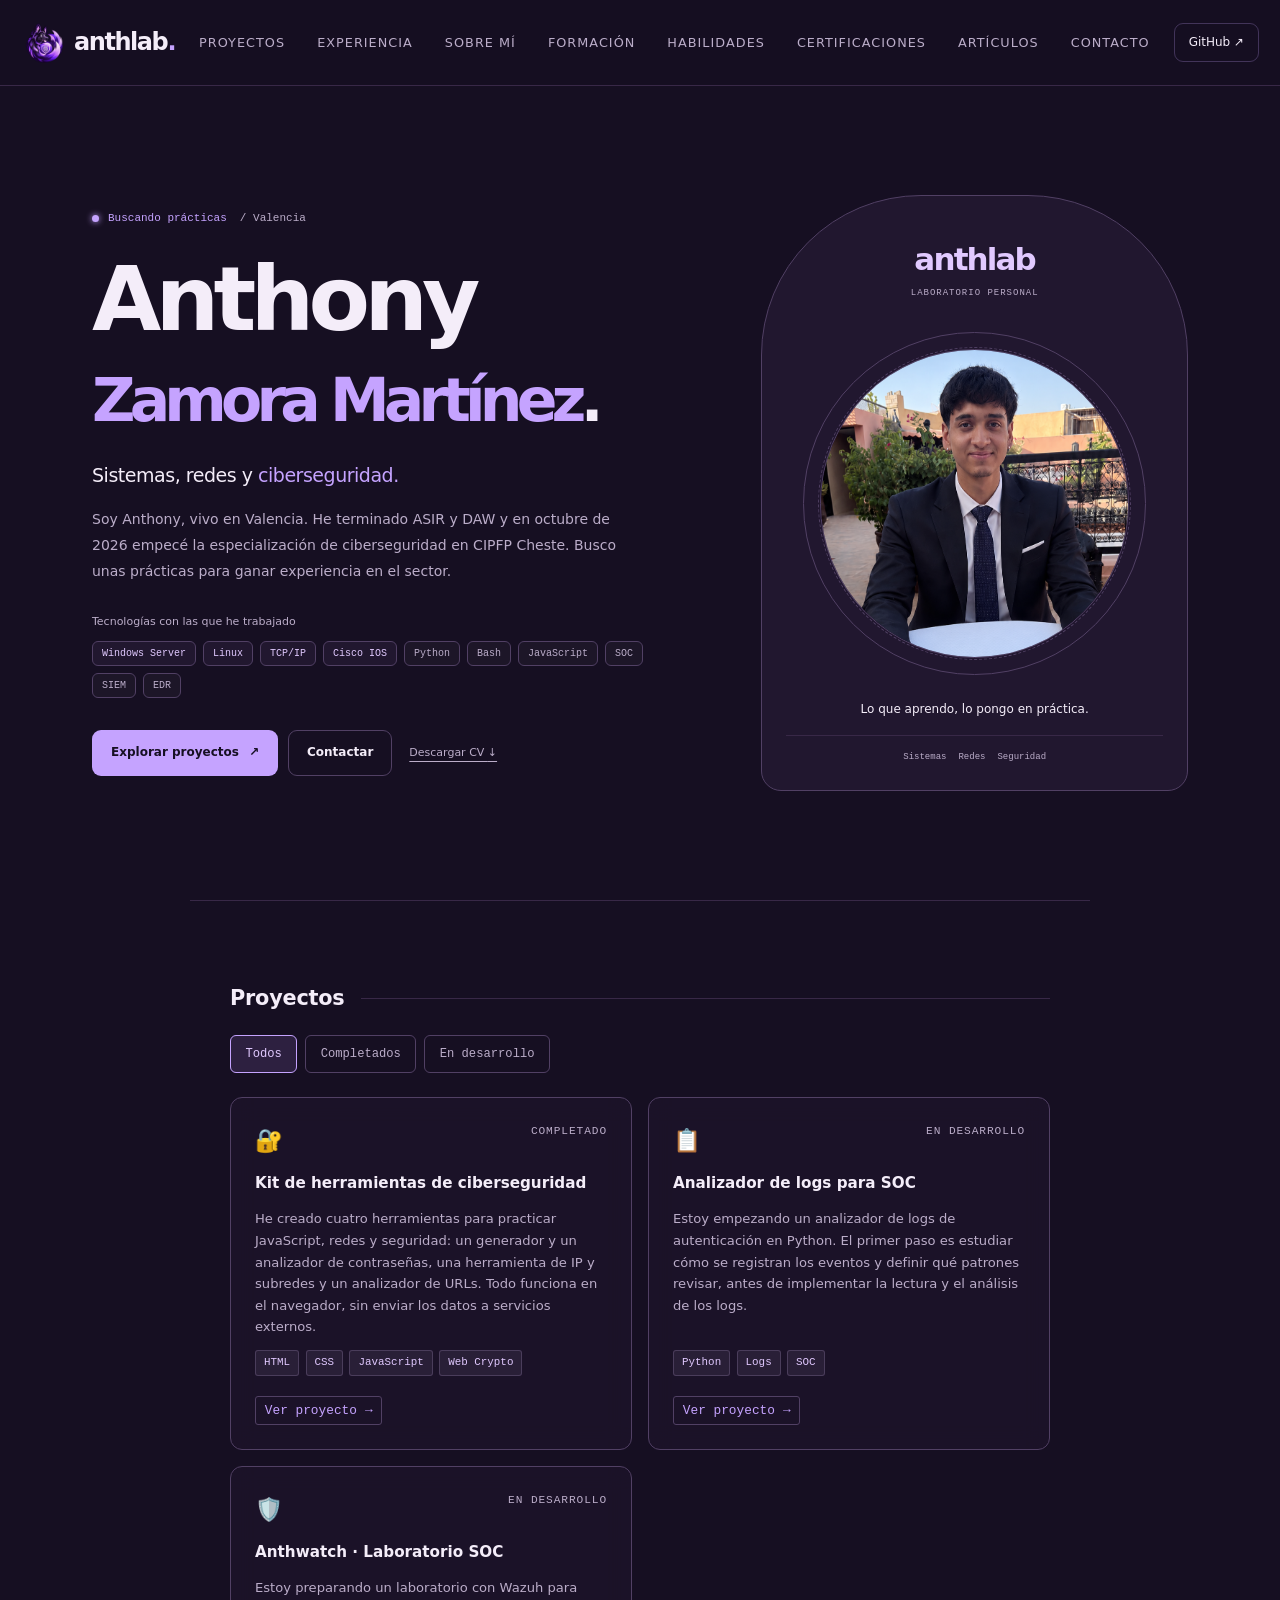
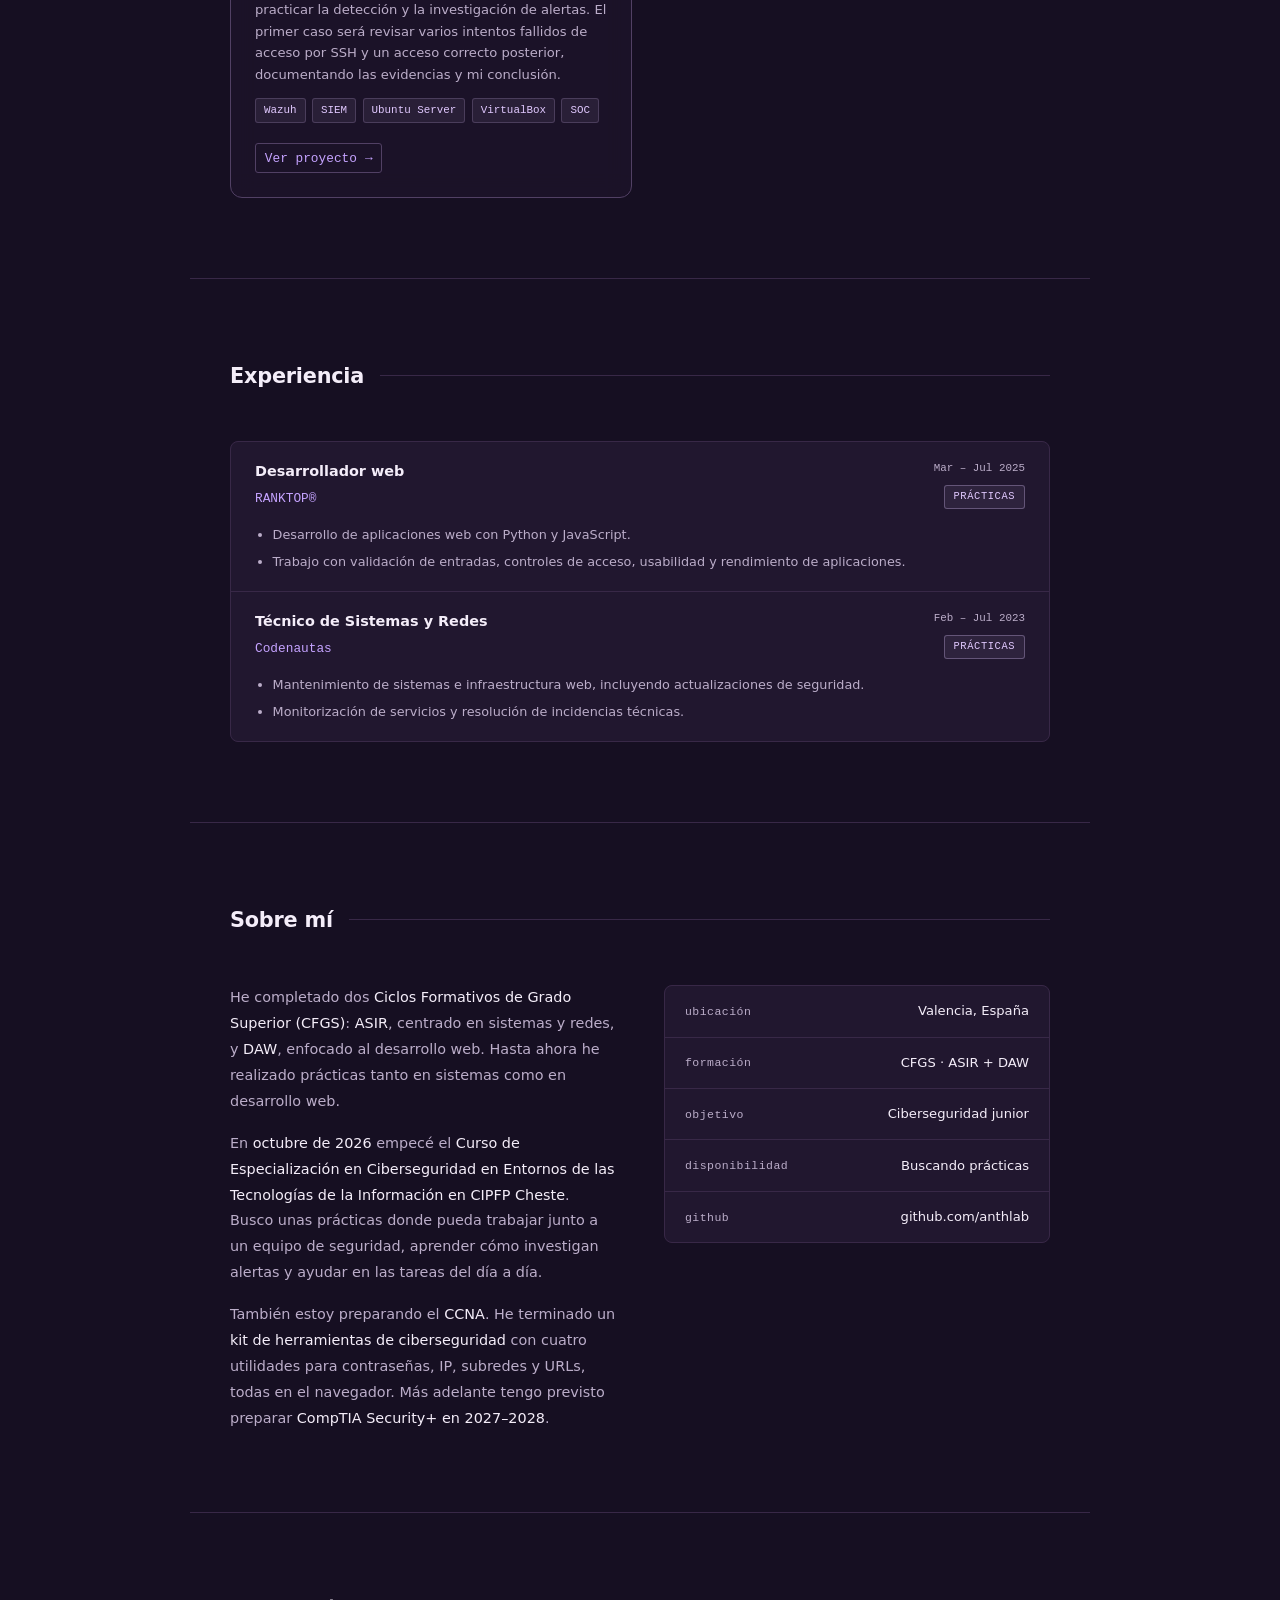
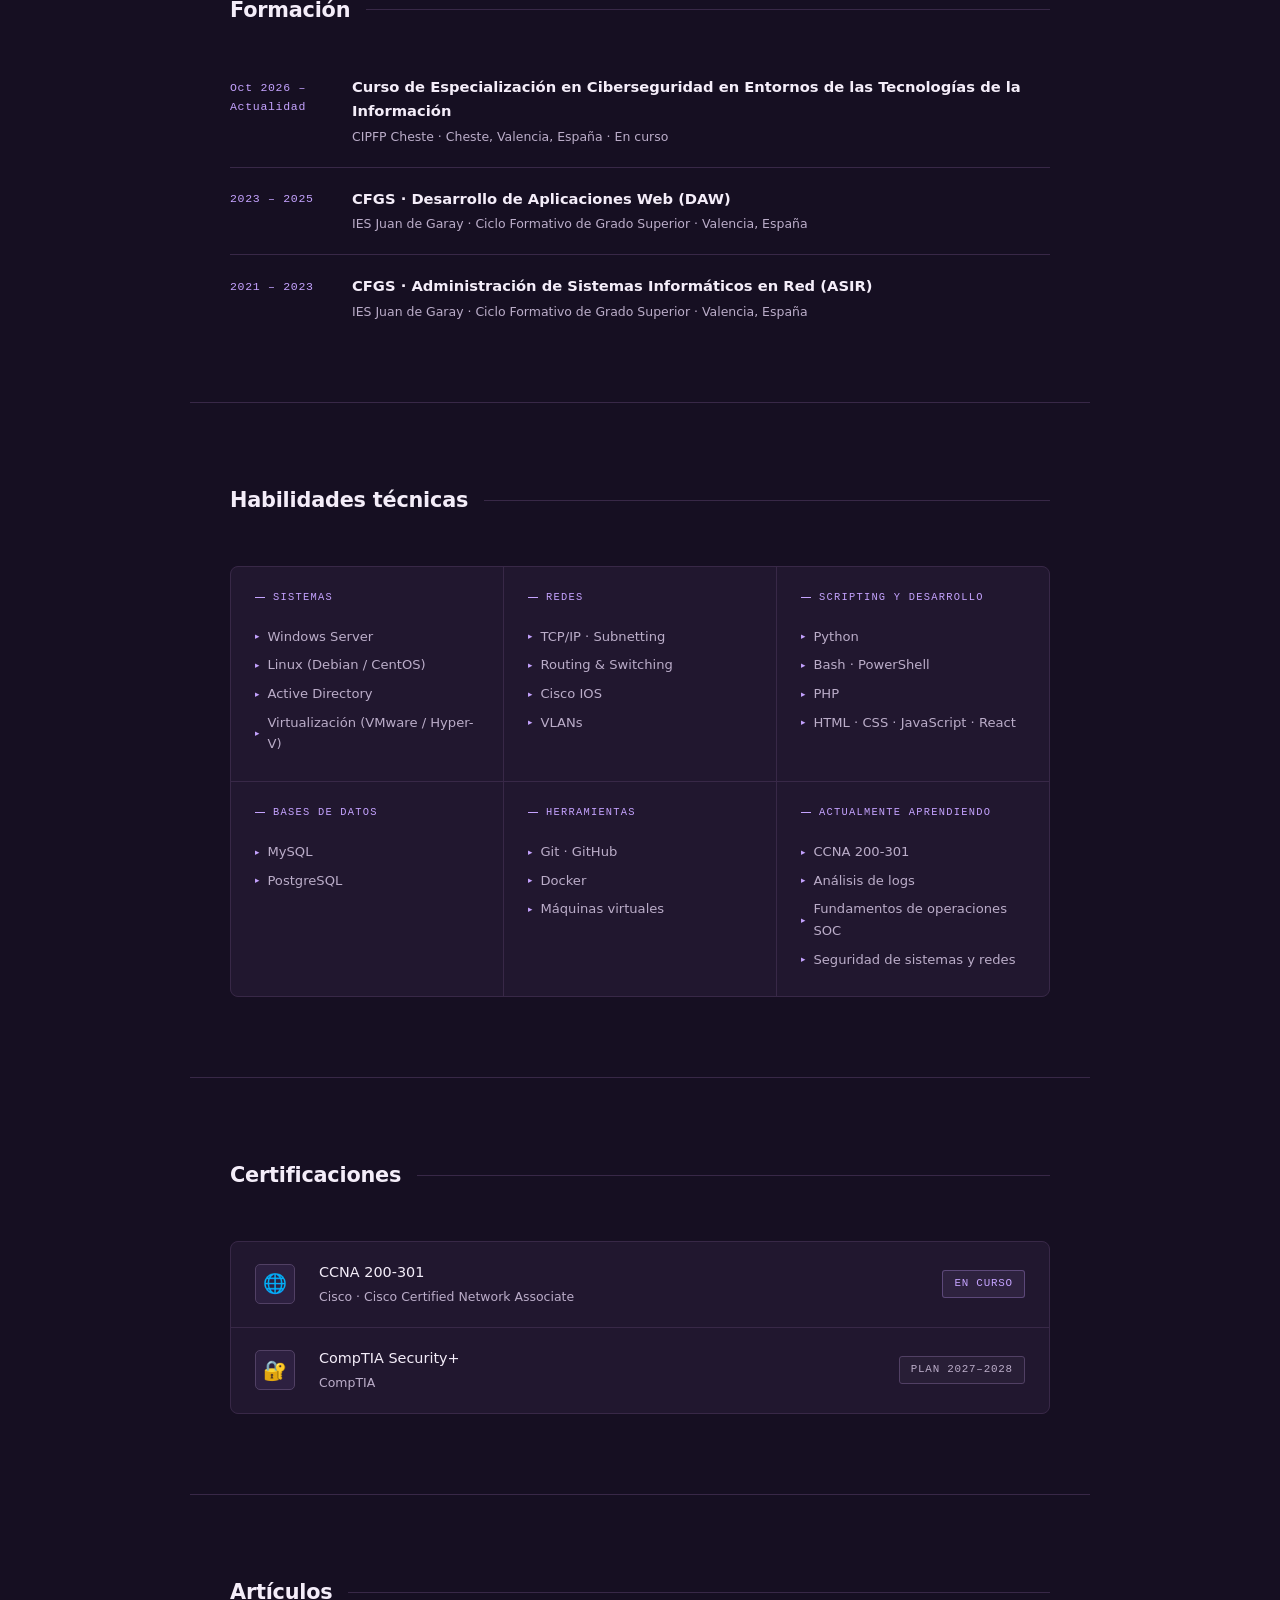
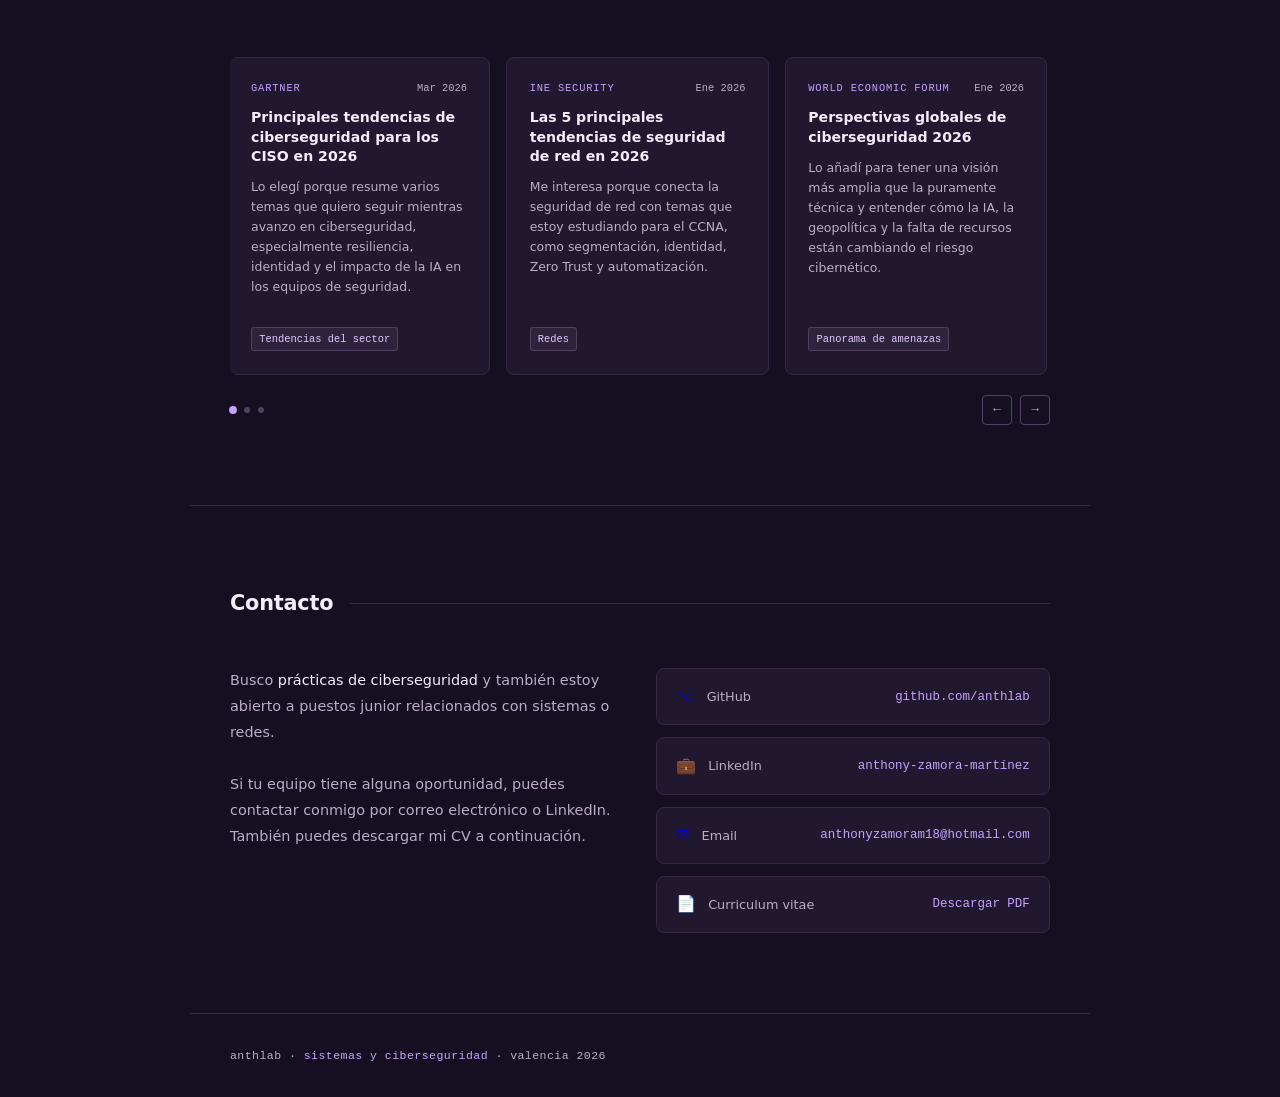
<file: index.html>
<!DOCTYPE html>
<html lang="es" data-theme="dark">
<head>
<meta charset="UTF-8">
<meta name="viewport" content="width=device-width, initial-scale=1.0">
<meta name="description" content="Anthony Zamora Martínez — titulado en ASIR y DAW, estudiante de ciberseguridad en CIPFP Cheste. Proyectos, experiencia y contacto.">
<meta name="theme-color" content="#160f22">
<title>anthlab · Sistemas y Ciberseguridad</title>
<link rel="icon" type="image/x-icon" href="assets/images/favicon.ico?v=3">
<link rel="icon" type="image/png" sizes="96x96" href="assets/images/favicon.png?v=3">
<link rel="icon" type="image/png" sizes="32x32" href="assets/images/favicon-32.png?v=3">
<link rel="apple-touch-icon" sizes="180x180" href="assets/images/apple-touch-icon.png?v=3">
<link rel="stylesheet" href="css/style.css?v=16">
</head>
<body>


<!-- NAV -->
<nav id="navbar">
  <a href="#home" class="nav-logo" aria-label="Anthlab, inicio">
    <img src="assets/images/favicon.png?v=3" alt="" width="40" height="40">
    <span>anthlab<span class="brand-dot">.</span></span>
  </a>
  <ul class="nav-links">
    <li><a href="#projects">Proyectos</a></li>
    <li><a href="#experience">Experiencia</a></li>
    <li><a href="#about">Sobre mí</a></li>
    <li><a href="#education">Formación</a></li>
    <li><a href="#skills">Habilidades</a></li>
    <li><a href="#certs">Certificaciones</a></li>
    <li><a href="#blog">Artículos</a></li>
    <li><a href="#contact">Contacto</a></li>
  </ul>
  <div class="nav-right">
    <a href="https://github.com/anthlab" target="_blank" rel="noopener" class="nav-gh">GitHub ↗</a>
  </div>
</nav>

<!-- HERO -->
<div id="home" class="hero-wrap">
  <div class="hero">
    <div class="hero-copy">
    <div class="hero-status">
      <span class="dot"></span>
      Buscando prácticas <span class="status-location">/ Valencia</span>
    </div>

    <h1>
      <span class="name">Anthony</span><br>
      <span class="surname">Zamora Martínez<span class="name-dot">.</span></span>
    </h1>
    <p class="hero-focus">Sistemas, redes y <span>ciberseguridad.</span></p>

    <p class="hero-desc">
      Soy Anthony, vivo en Valencia. He terminado ASIR y DAW y en octubre de 2026
      empecé la especialización de ciberseguridad en CIPFP Cheste.
      Busco unas prácticas para ganar experiencia en el sector.
    </p>

    <div class="hero-tech">
      <span class="hero-tech-label">Tecnologías con las que he trabajado</span>
      <div class="hero-tags">
        <span class="tag tag-green">Windows Server</span>
        <span class="tag tag-green">Linux</span>
        <span class="tag tag-green">TCP/IP</span>
        <span class="tag tag-green">Cisco IOS</span>
        <span class="tag tag-gray">Python</span>
        <span class="tag tag-gray">Bash</span>
        <span class="tag tag-gray">JavaScript</span>
        <span class="tag tag-gray">SOC</span>
        <span class="tag tag-gray">SIEM</span>
        <span class="tag tag-gray">EDR</span>
      </div>
    </div>

    <div class="hero-cta">
      <a href="#projects" class="btn btn-solid">Explorar proyectos <span aria-hidden="true">↗</span></a>
      <a href="#contact" class="btn btn-outline">Contactar</a>
      <a href="assets/documents/CV-Anthony_Zamora.pdf" download class="hero-cv">Descargar CV <span aria-hidden="true">↓</span></a>
    </div>
    </div>

    <figure class="hero-identity">
      <div class="identity-heading">
        <span>anthlab</span>
        <span class="identity-caption">Laboratorio personal</span>
      </div>
      <div class="profile-stage">
        <div class="profile-ring" aria-hidden="true"></div>
        <img src="assets/images/anthony-profile.png" alt="Anthony Zamora Martínez" width="853" height="1844" fetchpriority="high">
      </div>
      <figcaption>Lo que aprendo, lo pongo en práctica.</figcaption>
      <div class="identity-topics"><span>Sistemas</span><span>Redes</span><span>Seguridad</span></div>
    </figure>
  </div>
</div>

<!-- PROJECTS -->
<section id="projects" class="full-border">
  <div class="section-header reveal">
    <h2 class="section-title">Proyectos</h2>
    <div class="section-line"></div>
  </div>
  <div class="project-filters" role="group" aria-label="Filtrar proyectos por estado" hidden>
    <button type="button" class="project-filter" data-project-filter="all" aria-pressed="true" aria-controls="projects-list">Todos</button>
    <button type="button" class="project-filter" data-project-filter="completed" aria-pressed="false" aria-controls="projects-list">Completados</button>
    <button type="button" class="project-filter" data-project-filter="development" aria-pressed="false" aria-controls="projects-list">En desarrollo</button>
  </div>
  <p id="project-filter-status" class="project-filter-status" role="status" aria-live="polite" aria-atomic="true"></p>
  <div id="projects-list" class="projects-grid">
    <div class="project-card reveal reveal-delay-1" data-status="completed">
      <div class="project-top"><span class="project-icon">🔐</span><span class="coming-label">Completado</span></div>
      <div class="project-title">Kit de herramientas de ciberseguridad</div>
      <div class="project-desc">He creado cuatro herramientas para practicar JavaScript, redes y seguridad: un generador y un analizador de contraseñas, una herramienta de IP y subredes y un analizador de URLs. Todo funciona en el navegador, sin enviar los datos a servicios externos.</div>
      <div class="project-tags"><span class="ptag">HTML</span><span class="ptag">CSS</span><span class="ptag">JavaScript</span><span class="ptag">Web Crypto</span></div>
      <a class="project-link" href="projects/cybersecurity-toolkit/">Ver proyecto <span aria-hidden="true">→</span></a>
    </div>
    <div class="project-card reveal reveal-delay-2" data-status="development">
      <div class="project-top"><span class="project-icon">📋</span><span class="coming-label">En desarrollo</span></div>
      <div class="project-title">Analizador de logs para SOC</div>
      <div class="project-desc">Estoy empezando un analizador de logs de autenticación en Python. El primer paso es estudiar cómo se registran los eventos y definir qué patrones revisar, antes de implementar la lectura y el análisis de los logs.</div>
      <div class="project-tags"><span class="ptag">Python</span><span class="ptag">Logs</span><span class="ptag">SOC</span></div>
      <a class="project-link" href="projects/soc-log-analyzer/">Ver proyecto <span aria-hidden="true">→</span></a>
    </div>
    <div class="project-card reveal reveal-delay-3" data-status="development">
      <div class="project-top"><span class="project-icon" aria-hidden="true">🛡️</span><span class="coming-label">En desarrollo</span></div>
      <div class="project-title">Anthwatch · Laboratorio SOC</div>
      <div class="project-desc">Estoy preparando un laboratorio con Wazuh para practicar la detección y la investigación de alertas. El primer caso será revisar varios intentos fallidos de acceso por SSH y un acceso correcto posterior, documentando las evidencias y mi conclusión.</div>
      <div class="project-tags"><span class="ptag">Wazuh</span><span class="ptag">SIEM</span><span class="ptag">Ubuntu Server</span><span class="ptag">VirtualBox</span><span class="ptag">SOC</span></div>
      <a class="project-link" href="projects/anthwatch/">Ver proyecto <span aria-hidden="true">→</span></a>
    </div>
  </div>
</section>

<!-- EXPERIENCE -->
<section id="experience" class="full-border">
  <div class="section-header reveal">
    <h2 class="section-title">Experiencia</h2>
    <div class="section-line"></div>
  </div>
  <div class="exp-list reveal">
    <div class="exp-item">
      <span class="exp-role">Desarrollador web</span>
      <div class="exp-meta">
        <span class="exp-company">RANKTOP®</span>

      </div>
      <div class="exp-right">
        <span class="exp-period">Mar – Jul 2025</span>
        <span class="exp-type type-internship">Prácticas</span>
      </div>
      <ul class="exp-details">
        <li>Desarrollo de aplicaciones web con Python y JavaScript.</li>
        <li>Trabajo con validación de entradas, controles de acceso, usabilidad y rendimiento de aplicaciones.</li>
      </ul>
    </div>

    <div class="exp-item">
      <span class="exp-role">Técnico de Sistemas y Redes</span>
      <div class="exp-meta">
        <span class="exp-company">Codenautas</span>

      </div>
      <div class="exp-right">
        <span class="exp-period">Feb – Jul 2023</span>
        <span class="exp-type type-internship">Prácticas</span>
      </div>
      <ul class="exp-details">
        <li>Mantenimiento de sistemas e infraestructura web, incluyendo actualizaciones de seguridad.</li>
        <li>Monitorización de servicios y resolución de incidencias técnicas.</li>
      </ul>
    </div>

  </div>
</section>

<!-- ABOUT -->
<section id="about" class="full-border">
  <div class="section-header reveal">
    <h2 class="section-title">Sobre mí</h2>
    <div class="section-line"></div>
  </div>
  <div class="about-grid reveal">
    <div class="about-text">
      <p>He completado dos <strong>Ciclos Formativos de Grado Superior (CFGS)</strong>: <strong>ASIR</strong>, centrado en sistemas y redes, y <strong>DAW</strong>, enfocado al desarrollo web. Hasta ahora he realizado prácticas tanto en sistemas como en desarrollo web.</p>
      <p>En <strong>octubre de 2026</strong> empecé el <strong>Curso de Especialización en Ciberseguridad en Entornos de las Tecnologías de la Información en CIPFP Cheste</strong>. Busco unas prácticas donde pueda trabajar junto a un equipo de seguridad, aprender cómo investigan alertas y ayudar en las tareas del día a día.</p>
      <p>También estoy preparando el <strong>CCNA</strong>. He terminado un <strong>kit de herramientas de ciberseguridad</strong> con cuatro utilidades para contraseñas, IP, subredes y URLs, todas en el navegador. Más adelante tengo previsto preparar <strong>CompTIA Security+ en 2027–2028</strong>.</p>
    </div>
    <div class="about-stats">
      <div class="stat-row"><span class="stat-label">ubicación</span><span class="stat-val">Valencia, España</span></div>
      <div class="stat-row"><span class="stat-label">formación</span><span class="stat-val">CFGS · ASIR + DAW</span></div>
      <div class="stat-row"><span class="stat-label">objetivo</span><span class="stat-val">Ciberseguridad junior</span></div>
      <div class="stat-row"><span class="stat-label">disponibilidad</span><span class="stat-val">Buscando prácticas</span></div>
      <div class="stat-row"><span class="stat-label">github</span><span class="stat-val">github.com/anthlab</span></div>
    </div>
  </div>
</section>

<!-- EDUCATION -->
<section id="education" class="full-border">
  <div class="section-header reveal">
    <h2 class="section-title">Formación</h2>
    <div class="section-line"></div>
  </div>
  <div class="edu-list reveal">
    <div class="edu-item">
      <span class="edu-year">Oct 2026 – Actualidad</span>
      <div class="edu-content">
        <div class="edu-degree">Curso de Especialización en Ciberseguridad en Entornos de las Tecnologías de la Información</div>
        <div class="edu-school">CIPFP Cheste · Cheste, Valencia, España · En curso</div>
      </div>
    </div>
    <div class="edu-item">
      <span class="edu-year">2023 – 2025</span>
      <div class="edu-content">
        <div class="edu-degree">CFGS · Desarrollo de Aplicaciones Web (DAW)</div>
        <div class="edu-school">IES Juan de Garay · Ciclo Formativo de Grado Superior · Valencia, España</div>
      </div>
    </div>
    <div class="edu-item">
      <span class="edu-year">2021 – 2023</span>
      <div class="edu-content">
        <div class="edu-degree">CFGS · Administración de Sistemas Informáticos en Red (ASIR)</div>
        <div class="edu-school">IES Juan de Garay · Ciclo Formativo de Grado Superior · Valencia, España</div>
      </div>
    </div>
  </div>
</section>

<!-- SKILLS -->
<section id="skills" class="full-border">
  <div class="section-header reveal">
    <h2 class="section-title">Habilidades técnicas</h2>
    <div class="section-line"></div>
  </div>
  <div class="skills-grid reveal">
    <div class="skill-group"><div class="skill-group-label">Sistemas</div><ul class="skill-list"><li>Windows Server</li><li>Linux (Debian / CentOS)</li><li>Active Directory</li><li>Virtualización (VMware / Hyper-V)</li></ul></div>
    <div class="skill-group"><div class="skill-group-label">Redes</div><ul class="skill-list"><li>TCP/IP · Subnetting</li><li>Routing &amp; Switching</li><li>Cisco IOS</li><li>VLANs</li></ul></div>
    <div class="skill-group"><div class="skill-group-label">Scripting y desarrollo</div><ul class="skill-list"><li>Python</li><li>Bash · PowerShell</li><li>PHP</li><li>HTML · CSS · JavaScript · React</li></ul></div>
    <div class="skill-group"><div class="skill-group-label">Bases de datos</div><ul class="skill-list"><li>MySQL</li><li>PostgreSQL</li></ul></div>
    <div class="skill-group"><div class="skill-group-label">Herramientas</div><ul class="skill-list"><li>Git · GitHub</li><li>Docker</li><li>Máquinas virtuales</li></ul></div>
    <div class="skill-group"><div class="skill-group-label">Actualmente aprendiendo</div><ul class="skill-list"><li>CCNA 200-301</li><li>Análisis de logs</li><li>Fundamentos de operaciones SOC</li><li>Seguridad de sistemas y redes</li></ul></div>
  </div>
</section>

<!-- CERTS -->
<section id="certs" class="full-border">
  <div class="section-header reveal">
    <h2 class="section-title">Certificaciones</h2>
    <div class="section-line"></div>
  </div>
  <div class="certs-list reveal">
    <div class="cert-row">
      <div class="cert-logo">🌐</div>
      <div class="cert-info"><div class="cert-name">CCNA 200-301</div><div class="cert-issuer">Cisco · Cisco Certified Network Associate</div></div>
      <div class="cert-progress-wrap"><span class="cert-badge badge-active">En curso</span></div>
    </div>
    <div class="cert-row">
      <div class="cert-logo">🔐</div>
      <div class="cert-info"><div class="cert-name">CompTIA Security+</div><div class="cert-issuer">CompTIA</div></div>
      <div class="cert-progress-wrap"><span class="cert-badge badge-planned">Plan 2027–2028</span></div>
    </div>
  </div>
</section>

<!-- BLOG -->
<section id="blog" class="full-border">
  <div class="section-header reveal">
    <h2 class="section-title">Artículos</h2>
    <div class="section-line"></div>
  </div>
  <div class="carousel-wrap reveal">
    <div class="carousel-track-outer">
      <div class="carousel-track" id="carousel-track">

        <a href="https://www.gartner.com/en/articles/top-cybersecurity-trends-2026" target="_blank" rel="noopener" class="blog-card">
          <div class="blog-card-meta"><span class="blog-card-source">Gartner</span><span class="blog-card-date">Mar 2026</span></div>
          <div class="blog-card-title">Principales tendencias de ciberseguridad para los CISO en 2026</div>
          <div class="blog-card-desc">Lo elegí porque resume varios temas que quiero seguir mientras avanzo en ciberseguridad, especialmente resiliencia, identidad y el impacto de la IA en los equipos de seguridad.</div>
          <span class="blog-card-tag">Tendencias del sector</span>
        </a>

        <a href="https://ine.com/newsroom/ine-releases-top-5-network-security-trends-of-2026" target="_blank" rel="noopener" class="blog-card">
          <div class="blog-card-meta"><span class="blog-card-source">INE Security</span><span class="blog-card-date">Ene 2026</span></div>
          <div class="blog-card-title">Las 5 principales tendencias de seguridad de red en 2026</div>
          <div class="blog-card-desc">Me interesa porque conecta la seguridad de red con temas que estoy estudiando para el CCNA, como segmentación, identidad, Zero Trust y automatización.</div>
          <span class="blog-card-tag">Redes</span>
        </a>

        <a href="https://www.weforum.org/publications/global-cybersecurity-outlook-2026/" target="_blank" rel="noopener" class="blog-card">
          <div class="blog-card-meta"><span class="blog-card-source">World Economic Forum</span><span class="blog-card-date">Ene 2026</span></div>
          <div class="blog-card-title">Perspectivas globales de ciberseguridad 2026</div>
          <div class="blog-card-desc">Lo añadí para tener una visión más amplia que la puramente técnica y entender cómo la IA, la geopolítica y la falta de recursos están cambiando el riesgo cibernético.</div>
          <span class="blog-card-tag">Panorama de amenazas</span>
        </a>

        <a href="https://www.darkreading.com/threat-intelligence/cybersecurity-predictions-for-2026-navigating-the-future-of-digital-threats" target="_blank" rel="noopener" class="blog-card">
          <div class="blog-card-meta"><span class="blog-card-source">Dark Reading</span><span class="blog-card-date">Ene 2026</span></div>
          <div class="blog-card-title">Predicciones de ciberseguridad para 2026: el futuro de las amenazas digitales</div>
          <div class="blog-card-desc">Lo elegí para comparar las predicciones del sector con los problemas que aparecen durante el año, sobre todo el uso de IA en ataques y la importancia de la recuperación.</div>
          <span class="blog-card-tag">Inteligencia de amenazas</span>
        </a>

        <a href="https://www.globaltechcouncil.org/cyber-security/cybersecurity-facts-2026/" target="_blank" rel="noopener" class="blog-card">
          <div class="blog-card-meta"><span class="blog-card-source">Global Tech Council</span><span class="blog-card-date">Jun 2026</span></div>
          <div class="blog-card-title">Datos de ciberseguridad para 2026: tendencias y cifras clave</div>
          <div class="blog-card-desc">Me resulta útil como recopilación de cifras y ejemplos para poner contexto a amenazas como ransomware, vulnerabilidades y ataques a la cadena de suministro.</div>
          <span class="blog-card-tag">Datos y estadísticas</span>
        </a>

        <a href="https://www.securityweek.com/cyber-insights-2026-zero-trust-and-following-the-path/" target="_blank" rel="noopener" class="blog-card">
          <div class="blog-card-meta"><span class="blog-card-source">SecurityWeek</span><span class="blog-card-date">Ene 2026</span></div>
          <div class="blog-card-title">Cyber Insights 2026: Zero Trust y su camino de implementación</div>
          <div class="blog-card-desc">Lo guardé porque explica Zero Trust como un proceso continuo y no como un producto, algo que ayuda a entender mejor cómo encajan identidad, acceso y segmentación.</div>
          <span class="blog-card-tag">Zero Trust</span>
        </a>

      </div>
    </div>
    <div class="carousel-controls">
      <div class="carousel-dots" id="carousel-dots"></div>
      <div class="carousel-arrows">
        <button class="carousel-btn" id="carousel-prev">&#8592;</button>
        <button class="carousel-btn" id="carousel-next">&#8594;</button>
      </div>
    </div>
  </div>
</section>

<!-- CONTACT -->
<section id="contact" class="full-border">
  <div class="section-header reveal">
    <h2 class="section-title">Contacto</h2>
    <div class="section-line"></div>
  </div>
  <div class="contact-grid reveal">
    <div class="contact-intro">
      <p>Busco <strong>prácticas de ciberseguridad</strong> y también estoy abierto a puestos junior relacionados con sistemas o redes.</p>
      <br>
      <p>Si tu equipo tiene alguna oportunidad, puedes contactar conmigo por correo electrónico o LinkedIn. También puedes descargar mi CV a continuación.</p>
    </div>
    <div class="contact-links">
      <a href="https://github.com/anthlab" target="_blank" rel="noopener" class="contact-link">
        <span class="contact-link-icon">⌥</span><span class="contact-link-label">GitHub</span><span class="contact-link-val">github.com/anthlab</span>
      </a>
      <a href="https://www.linkedin.com/in/anthony-zamora-mart%C3%ADnez-5382b9235" target="_blank" rel="noopener" class="contact-link">
        <span class="contact-link-icon">💼</span><span class="contact-link-label">LinkedIn</span><span class="contact-link-val">anthony-zamora-martínez</span>
      </a>
      <a href="mailto:anthonyzamoram18@hotmail.com" class="contact-link">
        <span class="contact-link-icon">✉</span><span class="contact-link-label">Email</span><span class="contact-link-val">anthonyzamoram18@hotmail.com</span>
      </a>
      <a href="assets/documents/CV-Anthony_Zamora.pdf" download class="contact-link">
        <span class="contact-link-icon">📄</span><span class="contact-link-label">Curriculum vitae</span><span class="contact-link-val">Descargar PDF</span>
      </a>
    </div>
  </div>
</section>

<footer>
  <span class="footer-text">anthlab · <span>sistemas y ciberseguridad</span> · valencia 2026</span>
</footer>

<script src="js/main.js?v=3"></script>
</body>
</html>
</file>
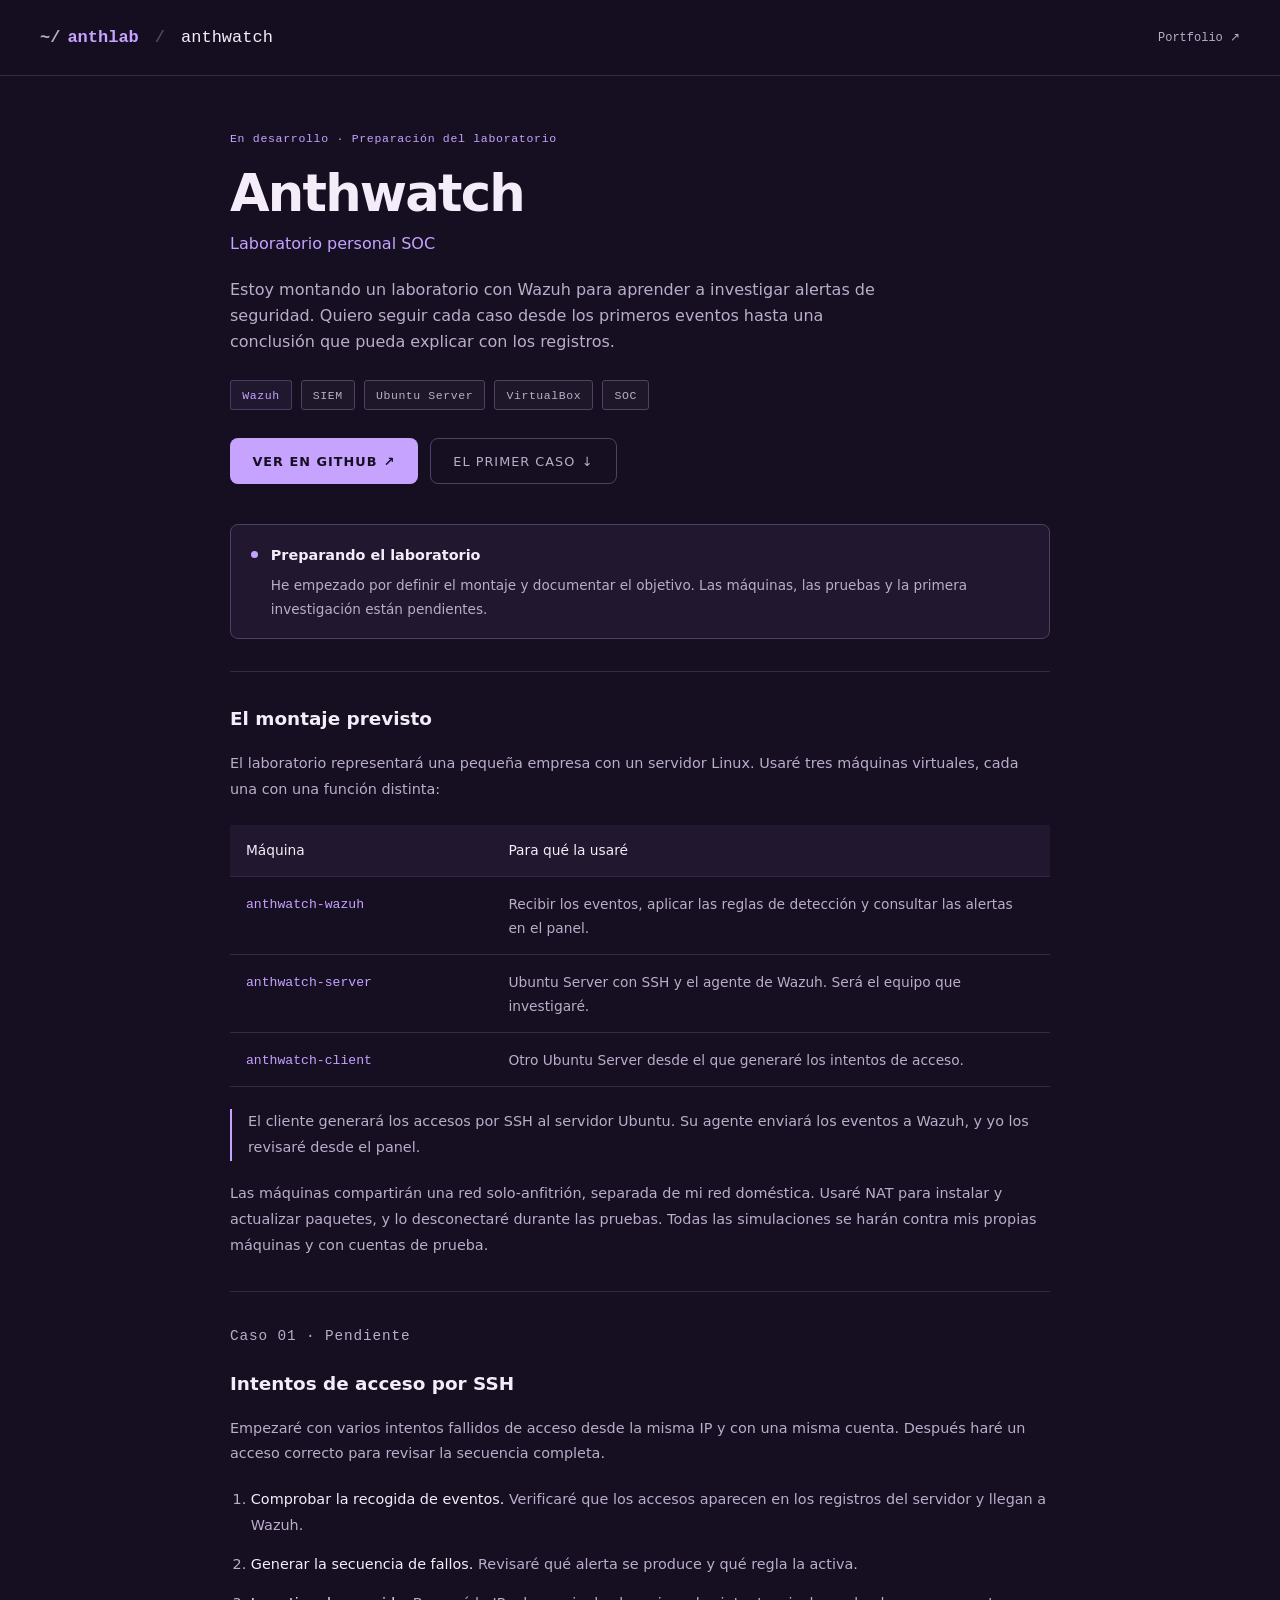
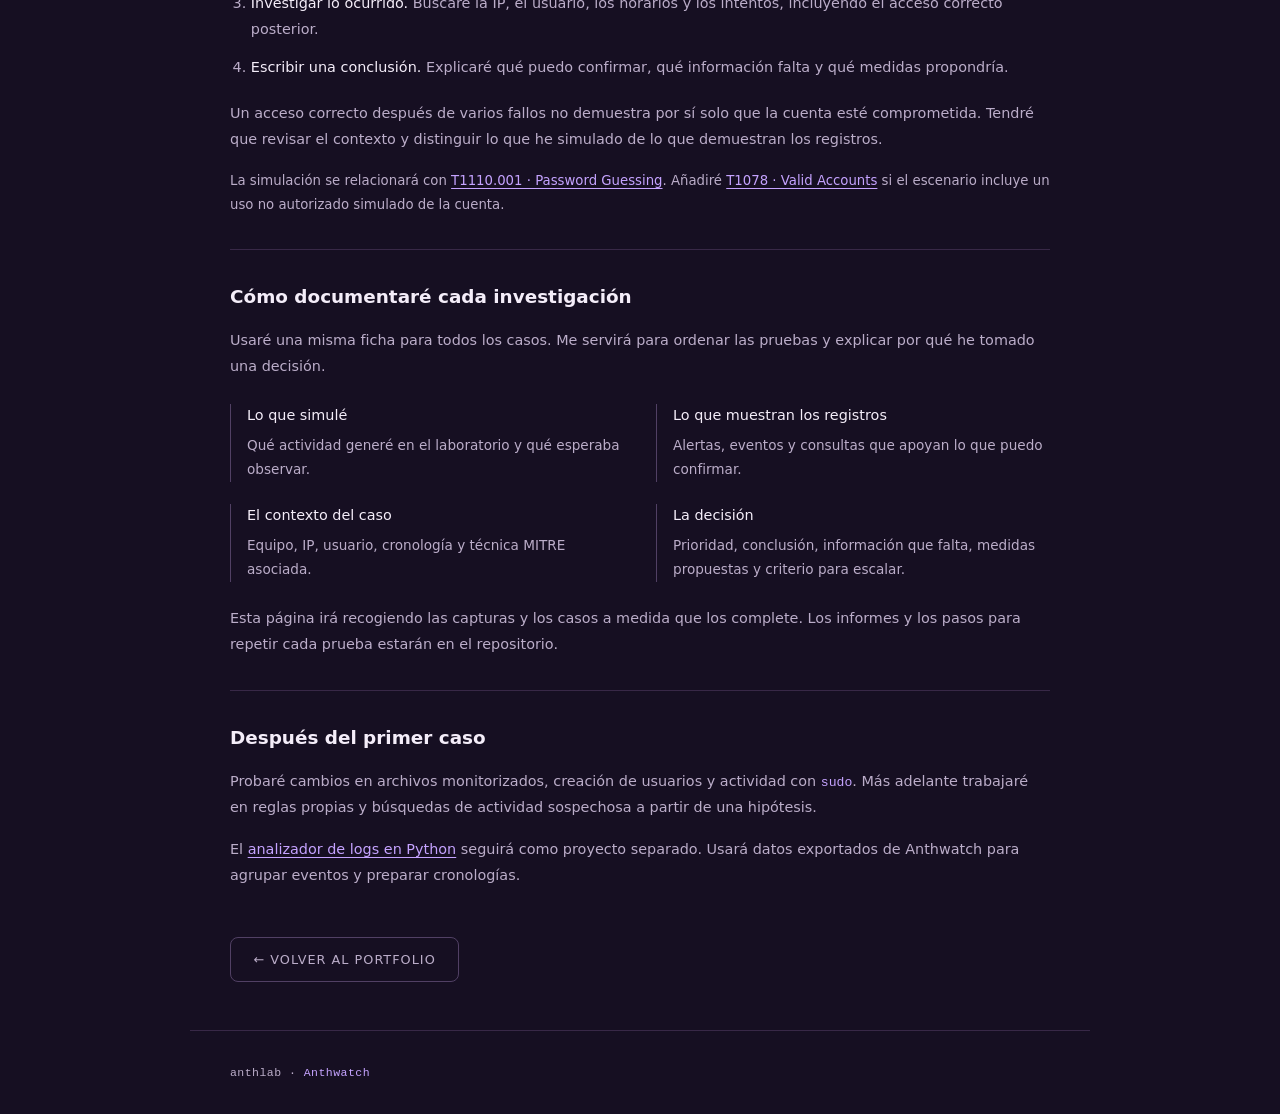
<file: projects/anthwatch/index.html>
<!DOCTYPE html>
<html lang="es" data-theme="dark">
<head>
  <meta charset="UTF-8">
  <meta name="viewport" content="width=device-width, initial-scale=1.0">
  <meta name="theme-color" content="#160f22">
  <meta name="description" content="Anthwatch, el laboratorio personal SOC de Anthony Zamora. Proyecto en preparación con Wazuh, Ubuntu Server y un primer caso de investigación de accesos SSH.">
  <title>Anthwatch · Laboratorio SOC · anthlab</title>
  <link rel="icon" type="image/x-icon" href="../../assets/images/favicon.ico?v=3">
  <link rel="icon" type="image/png" sizes="96x96" href="../../assets/images/favicon.png?v=3">
  <link rel="icon" type="image/png" sizes="32x32" href="../../assets/images/favicon-32.png?v=3">
  <link rel="apple-touch-icon" sizes="180x180" href="../../assets/images/apple-touch-icon.png?v=3">
  <link rel="stylesheet" href="../../css/style.css?v=16">
  <link rel="stylesheet" href="../../css/project.css?v=2">
  <link rel="stylesheet" href="style.css?v=1">
</head>
<body class="project-page anthwatch-page">
  <header class="topbar">
    <a href="../../index.html#projects" class="brand" aria-label="Anthlab, volver a los proyectos del portfolio">
      <span>~/</span>anthlab<span class="brand-divider">/</span><span class="brand-product">anthwatch</span>
    </a>
    <div class="topbar-right">
      <a href="../../index.html#projects">Portfolio <span aria-hidden="true">↗</span></a>
    </div>
  </header>

  <main class="case-study">
    <header class="case-header">
      <p class="case-kicker">En desarrollo · Preparación del laboratorio</p>
      <h1>Anthwatch</h1>
      <p class="case-subtitle">Laboratorio personal SOC</p>
      <p class="case-lead">Estoy montando un laboratorio con Wazuh para aprender a investigar alertas de seguridad. Quiero seguir cada caso desde los primeros eventos hasta una conclusión que pueda explicar con los registros.</p>
      <div class="hero-tags" aria-label="Tecnologías y temas previstos">
        <span class="tag tag-green">Wazuh</span>
        <span class="tag tag-gray">SIEM</span>
        <span class="tag tag-gray">Ubuntu Server</span>
        <span class="tag tag-gray">VirtualBox</span>
        <span class="tag tag-gray">SOC</span>
      </div>
      <div class="case-actions">
        <a href="https://github.com/anthlab/anthwatch-soc-lab" class="btn btn-solid" target="_blank" rel="noopener noreferrer">Ver en GitHub <span aria-hidden="true">↗</span></a>
        <a href="#first-case" class="btn btn-outline">El primer caso <span aria-hidden="true">↓</span></a>
      </div>
    </header>

    <aside class="lab-status" aria-label="Estado actual del proyecto">
      <span class="lab-status-dot" aria-hidden="true"></span>
      <div>
        <strong>Preparando el laboratorio</strong>
        <p>He empezado por definir el montaje y documentar el objetivo. Las máquinas, las pruebas y la primera investigación están pendientes.</p>
      </div>
    </aside>

    <section class="case-section" aria-labelledby="lab-title">
      <h2 id="lab-title">El montaje previsto</h2>
      <p>El laboratorio representará una pequeña empresa con un servidor Linux. Usaré tres máquinas virtuales, cada una con una función distinta:</p>
      <div class="lab-table-wrap">
        <table class="lab-table">
          <thead>
            <tr><th scope="col">Máquina</th><th scope="col">Para qué la usaré</th></tr>
          </thead>
          <tbody>
            <tr><th scope="row"><code>anthwatch-wazuh</code></th><td>Recibir los eventos, aplicar las reglas de detección y consultar las alertas en el panel.</td></tr>
            <tr><th scope="row"><code>anthwatch-server</code></th><td>Ubuntu Server con SSH y el agente de Wazuh. Será el equipo que investigaré.</td></tr>
            <tr><th scope="row"><code>anthwatch-client</code></th><td>Otro Ubuntu Server desde el que generaré los intentos de acceso.</td></tr>
          </tbody>
        </table>
      </div>
      <p class="lab-flow">El cliente generará los accesos por SSH al servidor Ubuntu. Su agente enviará los eventos a Wazuh, y yo los revisaré desde el panel.</p>
      <p>Las máquinas compartirán una red solo-anfitrión, separada de mi red doméstica. Usaré NAT para instalar y actualizar paquetes, y lo desconectaré durante las pruebas. Todas las simulaciones se harán contra mis propias máquinas y con cuentas de prueba.</p>
    </section>

    <section id="first-case" class="case-section" aria-labelledby="first-case-title">
      <p class="case-kicker">Caso 01 · Pendiente</p>
      <h2 id="first-case-title">Intentos de acceso por SSH</h2>
      <p>Empezaré con varios intentos fallidos de acceso desde la misma IP y con una misma cuenta. Después haré un acceso correcto para revisar la secuencia completa.</p>
      <ol class="lab-steps">
        <li><strong>Comprobar la recogida de eventos.</strong> Verificaré que los accesos aparecen en los registros del servidor y llegan a Wazuh.</li>
        <li><strong>Generar la secuencia de fallos.</strong> Revisaré qué alerta se produce y qué regla la activa.</li>
        <li><strong>Investigar lo ocurrido.</strong> Buscaré la IP, el usuario, los horarios y los intentos, incluyendo el acceso correcto posterior.</li>
        <li><strong>Escribir una conclusión.</strong> Explicaré qué puedo confirmar, qué información falta y qué medidas propondría.</li>
      </ol>
      <p>Un acceso correcto después de varios fallos no demuestra por sí solo que la cuenta esté comprometida. Tendré que revisar el contexto y distinguir lo que he simulado de lo que demuestran los registros.</p>
      <p class="lab-mitre">La simulación se relacionará con <a href="https://attack.mitre.org/techniques/T1110/001/" target="_blank" rel="noopener noreferrer">T1110.001 · Password Guessing</a>. Añadiré <a href="https://attack.mitre.org/techniques/T1078/" target="_blank" rel="noopener noreferrer">T1078 · Valid Accounts</a> si el escenario incluye un uso no autorizado simulado de la cuenta.</p>
    </section>

    <section class="case-section" aria-labelledby="investigation-title">
      <h2 id="investigation-title">Cómo documentaré cada investigación</h2>
      <p>Usaré una misma ficha para todos los casos. Me servirá para ordenar las pruebas y explicar por qué he tomado una decisión.</p>
      <dl class="investigation-fields">
        <div><dt>Lo que simulé</dt><dd>Qué actividad generé en el laboratorio y qué esperaba observar.</dd></div>
        <div><dt>Lo que muestran los registros</dt><dd>Alertas, eventos y consultas que apoyan lo que puedo confirmar.</dd></div>
        <div><dt>El contexto del caso</dt><dd>Equipo, IP, usuario, cronología y técnica MITRE asociada.</dd></div>
        <div><dt>La decisión</dt><dd>Prioridad, conclusión, información que falta, medidas propuestas y criterio para escalar.</dd></div>
      </dl>
      <p>Esta página irá recogiendo las capturas y los casos a medida que los complete. Los informes y los pasos para repetir cada prueba estarán en el repositorio.</p>
    </section>

    <section class="case-section" aria-labelledby="next-title">
      <h2 id="next-title">Después del primer caso</h2>
      <p>Probaré cambios en archivos monitorizados, creación de usuarios y actividad con <code>sudo</code>. Más adelante trabajaré en reglas propias y búsquedas de actividad sospechosa a partir de una hipótesis.</p>
      <p>El <a href="../soc-log-analyzer/">analizador de logs en Python</a> seguirá como proyecto separado. Usará datos exportados de Anthwatch para agrupar eventos y preparar cronologías.</p>
    </section>

    <div class="case-back">
      <a href="../../index.html#projects" class="btn btn-outline">← Volver al portfolio</a>
    </div>
  </main>

  <footer>
    <span class="footer-text">anthlab · <span>Anthwatch</span></span>
  </footer>
</body>
</html>
</file>
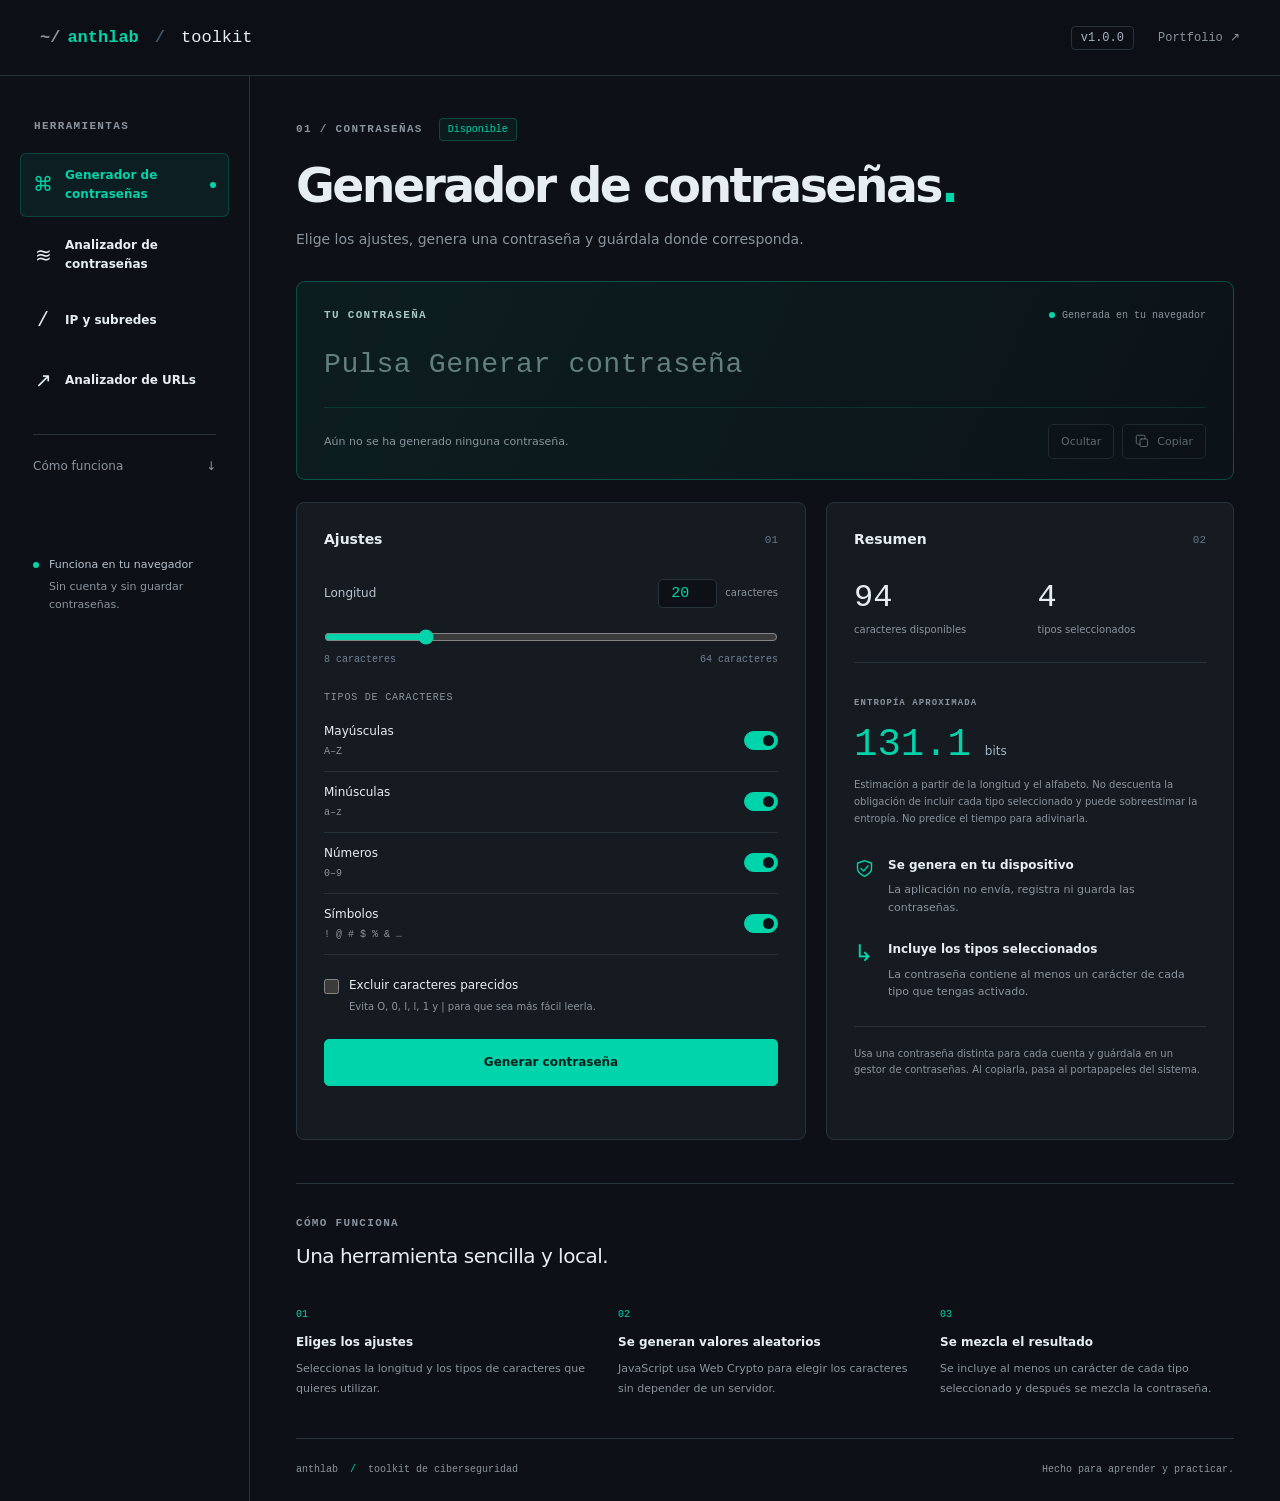
<file: projects/cybersecurity-toolkit/index.html>
<!doctype html>
<html lang="es">
  <head>
    <meta charset="UTF-8" />
    <meta name="viewport" content="width=device-width, initial-scale=1.0" />
    <meta
      name="description"
      content="Herramientas de contraseñas, IPv4, subredes y URLs que funcionan en tu navegador. Un proyecto de anthlab para practicar JavaScript y seguridad."
    />
    <meta name="referrer" content="no-referrer" />
    <meta
      http-equiv="Content-Security-Policy"
      content="default-src 'self'; script-src 'self'; style-src 'self'; img-src 'self'; connect-src 'none'; object-src 'none'; base-uri 'none'; form-action 'none'"
    />
    <title>Toolkit de Ciberseguridad · anthlab</title>
    <link rel="icon" href="../../assets/images/favicon.ico?v=3" type="image/x-icon" />
    <link rel="icon" href="../../assets/images/favicon.png?v=3" type="image/png" sizes="96x96" />
    <link rel="icon" href="../../assets/images/favicon-32.png?v=3" type="image/png" sizes="32x32" />
    <link rel="apple-touch-icon" href="../../assets/images/apple-touch-icon.png?v=3" sizes="180x180" />
    <link rel="stylesheet" href="css/style.css?v=5" />
    <script src="js/password-generator.js" defer></script>
    <script src="js/password-analyzer.js" defer></script>
    <script src="js/network.js" defer></script>
    <script src="js/network-ui.js" defer></script>
    <script src="js/url-analyzer.js?v=1.0.1" defer></script>
    <script src="js/url-ui.js?v=1.0.1" defer></script>
    <script src="js/main.js?v=5" defer></script>
    <script src="js/analyzer-ui.js" defer></script>
  </head>
  <body>
    <a class="skip-link" href="#main">Ir a la herramienta</a>

    <header class="topbar">
      <a class="brand" href="./">
        <span>~/</span>anthlab<span class="brand-divider">/</span
        ><span class="brand-product">toolkit</span>
      </a>

      <div class="topbar-right">
        <span class="version">v1.0.0</span>
        <a
          href="https://anthlab.github.io/"
          rel="noopener noreferrer"
        >
          Portfolio <span aria-hidden="true">↗</span>
        </a>
      </div>
    </header>

    <div class="app-layout">
      <aside class="sidebar" aria-label="Navegación del toolkit">
        <p class="eyebrow">HERRAMIENTAS</p>

        <nav class="tool-nav" aria-label="Herramientas">
          <a class="tool-link active" href="#generator" aria-current="location">
            <span class="tool-icon" aria-hidden="true">⌘</span>
            <span>Generador de contraseñas</span>
            <span class="active-dot" aria-hidden="true"></span>
          </a>
          <a class="tool-link" href="#analyzer">
            <span class="tool-icon" aria-hidden="true">≋</span>
            <span>Analizador de contraseñas</span>
            <span class="active-dot" aria-hidden="true"></span>
          </a>
          <a class="tool-link" href="#network">
            <span class="tool-icon" aria-hidden="true">/</span>
            <span>IP y subredes</span>
            <span class="active-dot" aria-hidden="true"></span>
          </a>
          <a class="tool-link" href="#url">
            <span class="tool-icon" aria-hidden="true">↗</span>
            <span>Analizador de URLs</span>
            <span class="active-dot" aria-hidden="true"></span>
          </a>
        </nav>

        <a class="how-link" href="#how-it-works">
          Cómo funciona <span aria-hidden="true">↓</span>
        </a>

        <div class="sidebar-note">
          <span class="local-dot" aria-hidden="true"></span>
          <div>
            <strong>Funciona en tu navegador</strong>
            <p>Sin cuenta y sin guardar contraseñas.</p>
          </div>
        </div>
      </aside>

      <main id="main">
        <section id="generator" class="tool-panel" aria-labelledby="page-title">
          <div class="page-heading">
            <div class="page-meta">
              <span class="eyebrow">01 / CONTRASEÑAS</span>
              <span class="live-badge">Disponible</span>
            </div>

            <h1 id="page-title">Generador de contraseñas<span>.</span></h1>
            <p>
              Elige los ajustes, genera una contraseña y guárdala donde
              corresponda.
            </p>
          </div>

          <noscript>
            <p class="error-message">
              Las herramientas necesitan JavaScript. Actívalo y vuelve a cargar
              la página.
            </p>
          </noscript>

          <form id="generator-form">
            <section class="result-panel" aria-labelledby="result-title">
              <div class="result-top">
                <h2 id="result-title" class="eyebrow">TU CONTRASEÑA</h2>
                <span class="local-label">
                  <span class="local-dot" aria-hidden="true"></span>
                  Generada en tu navegador
                </span>
              </div>

              <label class="sr-only" for="password-output"
                >Contraseña generada</label
              >
              <input
                id="password-output"
                class="password-output"
                type="text"
                readonly
                autocomplete="off"
                autocapitalize="off"
                spellcheck="false"
                placeholder="Pulsa Generar contraseña"
                aria-describedby="output-hint"
              />

              <div class="result-bottom">
                <p id="output-hint">
                  Aún no se ha generado ninguna contraseña.
                </p>

                <div class="output-actions">
                  <button
                    id="toggle-visibility"
                    class="small-button"
                    type="button"
                    disabled
                    aria-pressed="false"
                  >
                    Ocultar
                  </button>

                  <button
                    id="copy-password"
                    class="small-button copy-button"
                    type="button"
                    disabled
                  >
                    <svg aria-hidden="true" viewBox="0 0 24 24">
                      <rect x="8" y="8" width="12" height="12" rx="2" />
                      <path
                        d="M16 8V4a2 2 0 0 0-2-2H4a2 2 0 0 0-2 2v10a2 2 0 0 0 2 2h4"
                      />
                    </svg>
                    Copiar
                  </button>
                </div>
              </div>
            </section>

            <div class="configuration-grid">
              <section class="settings-panel" aria-labelledby="settings-title">
                <div class="panel-heading">
                  <h2 id="settings-title">Ajustes</h2>
                  <span class="panel-number">01</span>
                </div>

                <div class="length-heading">
                  <label for="password-length">Longitud</label>
                  <div class="length-input-wrap">
                    <input
                      id="password-length"
                      name="length"
                      type="number"
                      min="8"
                      max="64"
                      value="20"
                      step="1"
                      required
                      aria-describedby="length-hint"
                    />
                    <span>caracteres</span>
                  </div>
                </div>

                <label class="sr-only" for="length-slider"
                  >Longitud de la contraseña</label
                >
                <input
                  id="length-slider"
                  class="length-slider"
                  type="range"
                  min="8"
                  max="64"
                  value="20"
                  step="1"
                />

                <div id="length-hint" class="range-labels">
                  <span>8 caracteres</span>
                  <span>64 caracteres</span>
                </div>

                <fieldset class="character-settings">
                  <legend>Tipos de caracteres</legend>

                  <label class="option-row">
                    <span>
                      <strong>Mayúsculas</strong>
                      <small>A–Z</small>
                    </span>
                    <input
                      type="checkbox"
                      name="group"
                      value="uppercase"
                      checked
                    />
                    <span class="switch" aria-hidden="true"></span>
                  </label>

                  <label class="option-row">
                    <span>
                      <strong>Minúsculas</strong>
                      <small>a–z</small>
                    </span>
                    <input
                      type="checkbox"
                      name="group"
                      value="lowercase"
                      checked
                    />
                    <span class="switch" aria-hidden="true"></span>
                  </label>

                  <label class="option-row">
                    <span>
                      <strong>Números</strong>
                      <small>0–9</small>
                    </span>
                    <input
                      type="checkbox"
                      name="group"
                      value="numbers"
                      checked
                    />
                    <span class="switch" aria-hidden="true"></span>
                  </label>

                  <label class="option-row">
                    <span>
                      <strong>Símbolos</strong>
                      <small>! @ # $ % &amp; …</small>
                    </span>
                    <input
                      type="checkbox"
                      name="group"
                      value="symbols"
                      checked
                    />
                    <span class="switch" aria-hidden="true"></span>
                  </label>
                </fieldset>

                <label class="exclude-option">
                  <input id="exclude-ambiguous" type="checkbox" />
                  <span>
                    Excluir caracteres parecidos
                    <small
                      >Evita O, 0, I, l, 1 y | para que sea más fácil
                      leerla.</small
                    >
                  </span>
                </label>

                <p
                  id="form-error"
                  class="error-message"
                  role="alert"
                  hidden
                ></p>

                <button
                  class="generate-button"
                  id="generate-button"
                  type="submit"
                >
                  Generar contraseña
                </button>

                <p
                  id="status-message"
                  class="status-message"
                  role="status"
                  aria-live="polite"
                  aria-atomic="true"
                ></p>
              </section>

              <section class="details-panel" aria-labelledby="details-title">
                <div class="panel-heading">
                  <h2 id="details-title">Resumen</h2>
                  <span class="panel-number">02</span>
                </div>

                <div class="configuration-summary">
                  <div>
                    <span id="alphabet-size" class="metric-number">94</span>
                    <span class="metric-label">caracteres disponibles</span>
                  </div>
                  <div>
                    <span id="group-count" class="metric-number">4</span>
                    <span class="metric-label">tipos seleccionados</span>
                  </div>
                </div>

                <div class="space-summary">
                  <span class="eyebrow">ENTROPÍA APROXIMADA</span>
                  <p>
                    <span id="search-space">—</span>
                    <span class="bits-unit">bits</span>
                  </p>
                  <small>
                    Estimación a partir de la longitud y el alfabeto. No descuenta
                    la obligación de incluir cada tipo seleccionado y puede
                    sobreestimar la entropía. No predice el tiempo para adivinarla.
                  </small>
                </div>

                <div class="detail-note">
                  <svg
                    class="shield-icon"
                    aria-hidden="true"
                    viewBox="0 0 24 24"
                  >
                    <path d="M12 3 4 6v6c0 4 4 7 8 9 4-2 8-5 8-9V6l-8-3Z" />
                    <path d="m8 12 3 3 5-6" />
                  </svg>
                  <div>
                    <h3>Se genera en tu dispositivo</h3>
                    <p>
                      La aplicación no envía, registra ni guarda las
                      contraseñas.
                    </p>
                  </div>
                </div>

                <div class="detail-note">
                  <span class="detail-symbol" aria-hidden="true">↳</span>
                  <div>
                    <h3>Incluye los tipos seleccionados</h3>
                    <p>
                      La contraseña contiene al menos un carácter de cada tipo
                      que tengas activado.
                    </p>
                  </div>
                </div>

                <p class="practical-tip">
                  Usa una contraseña distinta para cada cuenta y guárdala en un
                  gestor de contraseñas. Al copiarla, pasa al portapapeles del
                  sistema.
                </p>
              </section>
            </div>
          </form>
          <section
            id="how-it-works"
            class="how-section"
            aria-labelledby="how-title"
          >
            <div class="how-heading">
              <span class="eyebrow">CÓMO FUNCIONA</span>
              <h2 id="how-title">Una herramienta sencilla y local.</h2>
            </div>

            <div class="how-grid">
              <article>
                <span class="step-number">01</span>
                <h3>Eliges los ajustes</h3>
                <p>
                  Seleccionas la longitud y los tipos de caracteres que quieres
                  utilizar.
                </p>
              </article>

              <article>
                <span class="step-number">02</span>
                <h3>Se generan valores aleatorios</h3>
                <p>
                  JavaScript usa Web Crypto para elegir los caracteres sin
                  depender de un servidor.
                </p>
              </article>

              <article>
                <span class="step-number">03</span>
                <h3>Se mezcla el resultado</h3>
                <p>
                  Se incluye al menos un carácter de cada tipo seleccionado y
                  después se mezcla la contraseña.
                </p>
              </article>
            </div>
          </section>
        </section>

        <section id="analyzer" class="tool-panel" aria-labelledby="analyzer-title">
          <div class="page-heading">
            <div class="page-meta">
              <span class="eyebrow">02 / CONTRASEÑAS</span>
              <span class="live-badge">Disponible</span>
            </div>
            <h1 id="analyzer-title">Analizador de contraseñas<span>.</span></h1>
            <p>Revisa la longitud y algunos patrones antes de quedarte con una contraseña.</p>
          </div>

          <form id="analyzer-form" class="configuration-grid analyzer-grid" novalidate>
            <section class="settings-panel" aria-labelledby="analyzer-input-title">
              <div class="panel-heading">
                <h2 id="analyzer-input-title">Prueba una contraseña</h2>
                <span class="panel-number">01</span>
              </div>

              <label class="candidate-label" for="candidate-password">Contraseña de prueba</label>
              <div class="candidate-row">
                <input
                  id="candidate-password"
                  class="candidate-input"
                  type="password"
                  maxlength="256"
                  required
                  autocomplete="off"
                  autocapitalize="off"
                  spellcheck="false"
                  placeholder="Escribe un ejemplo"
                  aria-describedby="candidate-hint analysis-character-count"
                />
                <button id="analyzer-visibility" class="small-button" type="button" disabled aria-pressed="false">Mostrar</button>
              </div>
              <div class="candidate-meta">
                <span id="analysis-character-count">0 caracteres</span>
                <span>Máximo 256</span>
              </div>
              <p id="candidate-hint" class="analyzer-copy">Puedes usar una inventada para ver qué detecta. No hace falta introducir la de una cuenta real.</p>

              <p id="analyzer-error" class="error-message" role="alert" hidden></p>
              <div class="analysis-actions">
                <button class="generate-button" type="submit">Analizar contraseña</button>
                <button id="clear-analysis" class="small-button" type="button" disabled>Borrar</button>
              </div>
              <p id="analyzer-status" class="status-message" role="status" aria-live="polite" aria-atomic="true"></p>

              <div class="analyzer-explanation">
                <h3>Qué revisa</h3>
                <ul>
                  <li>La longitud del texto.</li>
                  <li>Ejemplos habituales, también con cambios como <code>a → @</code>.</li>
                  <li>Secuencias, repeticiones y números que pueden ser años.</li>
                </ul>
                <p>No basta con añadir una mayúscula y un símbolo a una palabra fácil de adivinar.</p>
              </div>

              <div class="detail-note">
                <span class="detail-symbol" aria-hidden="true">↳</span>
                <div>
                  <h3>Se analiza en tu navegador</h3>
                  <p>La aplicación no envía ni guarda lo que escribes. Usa Borrar para quitar la entrada y el resultado.</p>
                </div>
              </div>
              <p class="practical-tip">Si quieres crear una clave nueva, puedes volver al <a href="#generator">generador de contraseñas</a>.</p>
            </section>

            <section class="details-panel analysis-panel" aria-labelledby="analysis-result-title">
              <div class="panel-heading">
                <h2 id="analysis-result-title">Resultado</h2>
                <span class="panel-number">02</span>
              </div>

              <div id="analysis-empty" class="analysis-empty">
                <span class="empty-symbol" aria-hidden="true">≋</span>
                <p>El resultado aparecerá aquí.</p>
                <small>Escribe un ejemplo y pulsa Analizar contraseña.</small>
              </div>

              <div id="analysis-result" hidden>
                <div id="analysis-verdict" class="analysis-verdict">
                  <span class="eyebrow">LECTURA ORIENTATIVA</span>
                  <h3 id="analysis-verdict-title"></h3>
                  <p id="analysis-verdict-detail"></p>
                </div>

                <div class="configuration-summary analysis-summary">
                  <div>
                    <span id="analysis-length" class="metric-number">—</span>
                    <span class="metric-label">caracteres</span>
                  </div>
                  <div>
                    <span id="analysis-type-count" class="metric-number">—</span>
                    <span class="metric-label">tipos presentes</span>
                  </div>
                </div>
                <div id="analysis-types" class="analysis-types" aria-label="Tipos de caracteres presentes"></div>
                <ul id="analysis-findings" class="analysis-findings" aria-label="Comprobaciones del analizador"></ul>
              </div>

              <p class="analysis-limit">Es una revisión básica. No consulta filtraciones ni calcula cuánto tardarían en adivinarla. Tampoco puede saber si la reutilizas en otra cuenta.</p>
            </section>
          </form>

          <section id="analyzer-how" class="how-section" aria-labelledby="analyzer-how-title">
            <div class="how-heading">
              <span class="eyebrow">CÓMO FUNCIONA</span>
              <h2 id="analyzer-how-title">Una revisión con reglas sencillas.</h2>
            </div>
            <div class="how-grid">
              <article>
                <span class="step-number">01</span>
                <h3>Cuenta los caracteres</h3>
                <p>Usa 15 caracteres como referencia de longitud. Los espacios cuentan y no se exige mezclar todos los tipos.</p>
              </article>
              <article>
                <span class="step-number">02</span>
                <h3>Busca patrones</h3>
                <p>Compara con una lista pequeña de ejemplos y busca secuencias, repeticiones y posibles años.</p>
              </article>
              <article>
                <span class="step-number">03</span>
                <h3>Explica lo que encuentra</h3>
                <p>Muestra los avisos por separado. Que no aparezcan avisos no demuestra que una contraseña sea segura.</p>
              </article>
            </div>
          </section>
        </section>

        <section id="network" class="tool-panel" aria-labelledby="network-title" hidden>
          <div class="page-heading">
            <div class="page-meta">
              <span class="eyebrow">03 / REDES IPv4</span>
              <span class="live-badge">Disponible</span>
            </div>
            <h1 id="network-title">IP y subredes<span>.</span></h1>
            <p>Clasifica una IPv4 y calcula su máscara, red, broadcast y rango de hosts.</p>
          </div>

          <form id="network-form" class="configuration-grid analyzer-grid" novalidate>
            <section class="settings-panel" aria-labelledby="network-input-title">
              <div class="panel-heading">
                <h2 id="network-input-title">Datos de entrada</h2>
                <span class="panel-number">01</span>
              </div>

              <label class="candidate-label" for="network-address">Dirección IPv4</label>
              <input
                id="network-address"
                class="candidate-input"
                type="text"
                maxlength="15"
                placeholder="192.168.1.10"
                autocomplete="off"
                autocapitalize="off"
                spellcheck="false"
                aria-describedby="network-hint"
                required
              >

              <label class="candidate-label" for="network-prefix">Prefijo CIDR (0–32)</label>
              <input
                id="network-prefix"
                class="candidate-input"
                type="number"
                min="0"
                max="32"
                step="1"
                value="24"
                aria-describedby="network-hint"
                required
              >

              <p id="network-hint" class="analyzer-copy">
                Solo IPv4. Todo se calcula en tu navegador, sin consultas externas.
              </p>
              <button type="submit" class="generate-button">Analizar IP y subred</button>
              <button id="network-example" type="button" class="network-example">
                Probar 192.168.1.10 /24
              </button>
              <p id="network-error" class="error-message" role="alert" hidden></p>
            </section>

            <section class="details-panel" aria-labelledby="network-result-title">
              <div class="panel-heading">
                <h2 id="network-result-title">Resultado</h2>
                <span class="panel-number">02</span>
              </div>
              <p id="network-empty">Introduce los datos para empezar.</p>
              <div id="network-result" hidden></div>
              <p id="network-status" class="sr-only" role="status"></p>
            </section>
          </form>

          <section id="network-how" class="how-section" aria-labelledby="network-how-title">
            <div class="how-heading">
              <span class="eyebrow">CÓMO FUNCIONA</span>
              <h2 id="network-how-title">Direcciones IPv4 y bits de red.</h2>
            </div>
            <div class="how-grid">
              <article>
                <span class="step-number">01</span>
                <h3>Revisa la dirección</h3>
                <p>Cada IPv4 tiene cuatro octetos de 8 bits. Se comprueba el formato
                  y se compara con algunos rangos privados y especiales.</p>
              </article>
              <article>
                <span class="step-number">02</span>
                <h3>Calcula la red</h3>
                <p>El prefijo indica los bits de red. La operación IP AND máscara
                  conserva esos bits y pone a cero los de host.</p>
              </article>
              <article>
                <span class="step-number">03</span>
                <h3>Obtiene el rango</h3>
                <p>En una /24 hay 256 direcciones y 254 hosts. Para /31 se aplica
                  el caso de enlaces punto a punto; /32 es una sola dirección.</p>
              </article>
            </div>
            <p class="analysis-limit">
              La clasificación es básica: quedar fuera de los rangos identificados
              no garantiza que una IP sea pública utilizable. No consulta ubicación,
              propietario, reputación ni conectividad.
            </p>
          </section>
        </section>

        <section id="url" class="tool-panel" aria-labelledby="url-title" hidden>
          <div class="page-heading">
            <div class="page-meta">
              <span class="eyebrow">04 / DIRECCIONES WEB</span>
              <span class="live-badge">Disponible</span>
            </div>
            <h1 id="url-title">Analizador de URLs<span>.</span></h1>
            <p>Separa las partes de una dirección y señala algunos detalles para revisar.</p>
          </div>

          <form id="url-form" class="configuration-grid analyzer-grid" novalidate>
            <section class="settings-panel" aria-labelledby="url-input-title">
              <div class="panel-heading">
                <h2 id="url-input-title">Dirección para analizar</h2>
                <span class="panel-number">01</span>
              </div>
              <label class="candidate-label" for="url-input">URL completa</label>
              <input
                id="url-input"
                class="candidate-input"
                type="text"
                maxlength="2048"
                placeholder="https://example.com/ruta"
                autocomplete="off"
                autocapitalize="off"
                spellcheck="false"
                aria-describedby="url-hint"
                required
              />
              <p id="url-hint" class="analyzer-copy">
                Empieza por http:// o https://. Se analiza el texto sin visitar la web.
              </p>
              <p id="url-error" class="error-message" role="alert" hidden></p>
              <div class="analysis-actions">
                <button type="submit" class="generate-button">Analizar URL</button>
                <button id="clear-url" type="button" class="small-button" disabled>Borrar</button>
              </div>
              <button id="url-example" type="button" class="network-example">
                Probar un ejemplo con avisos
              </button>
              <p id="url-status" class="status-message" role="status"></p>
              <div class="detail-note">
                <span class="detail-symbol" aria-hidden="true">↳</span>
                <div>
                  <h3>Todo se queda en tu navegador</h3>
                  <p>No abre el enlace, no descarga contenido y no consulta servicios externos.</p>
                </div>
              </div>
            </section>

            <section class="details-panel" aria-labelledby="url-result-title">
              <div class="panel-heading">
                <h2 id="url-result-title">Resultado</h2>
                <span class="panel-number">02</span>
              </div>
              <p id="url-empty">Introduce una URL o prueba el ejemplo.</p>
              <div id="url-result" hidden></div>
              <p class="analysis-limit">
                Los avisos no confirman que una web sea peligrosa. Que no haya
                avisos tampoco garantiza que sea segura, aunque use HTTPS.
              </p>
            </section>
          </form>

          <section id="url-how" class="how-section" aria-labelledby="url-how-title">
            <div class="how-heading">
              <span class="eyebrow">CÓMO FUNCIONA</span>
              <h2 id="url-how-title">Lee las partes antes de abrir un enlace.</h2>
            </div>
            <div class="how-grid">
              <article>
                <span class="step-number">01</span>
                <h3>Separa la dirección</h3>
                <p>Usa la API URL del navegador para leer protocolo, host, puerto,
                  ruta, consulta y fragmento.</p>
              </article>
              <article>
                <span class="step-number">02</span>
                <h3>Señala detalles</h3>
                <p>Busca HTTP, datos antes de @, IPs en formatos alternativos,
                  punycode y puertos distintos del habitual. Los caracteres
                  codificados se muestran como información.</p>
              </article>
              <article>
                <span class="step-number">03</span>
                <h3>Muestra el destino</h3>
                <p>El host se muestra como texto. No consulta DNS, reputación,
                  redirecciones ni el contenido de la web.</p>
              </article>
            </div>
          </section>
        </section>

        <footer>
          <span
            >anthlab <span class="footer-divider">/</span> toolkit de
            ciberseguridad</span
          >
          <span>Hecho para aprender y practicar.</span>
        </footer>
      </main>
    </div>
  </body>
</html>
</file>
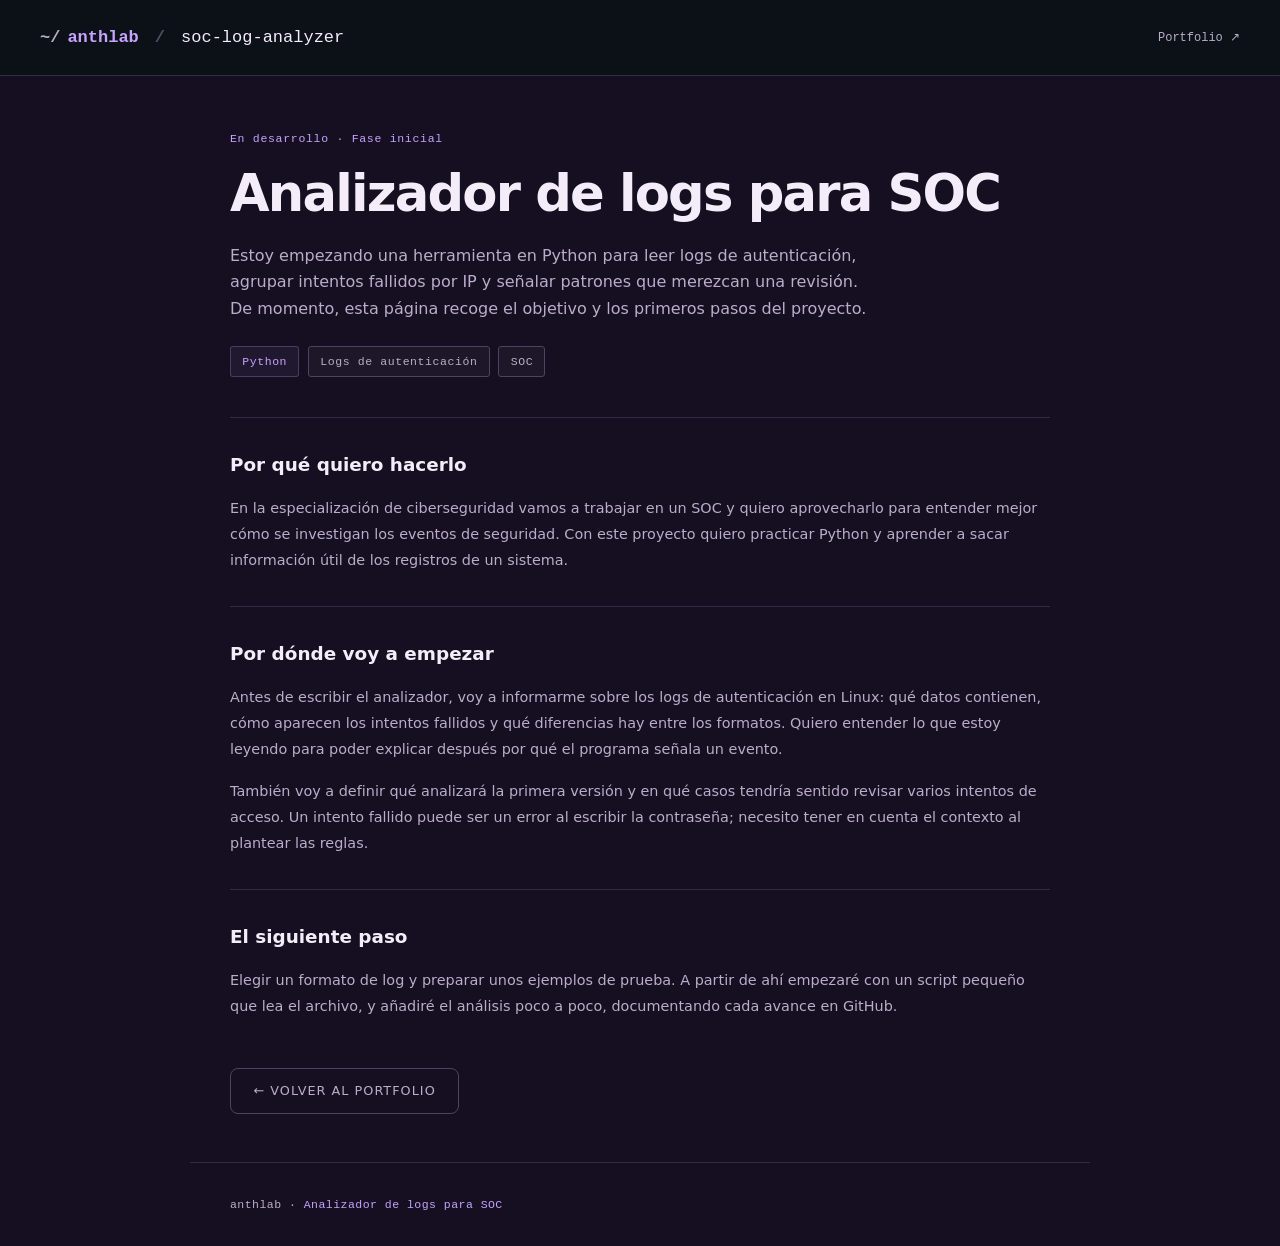
<file: projects/soc-log-analyzer/index.html>
<!DOCTYPE html>
<html lang="es" data-theme="dark">
<head>
  <meta charset="UTF-8">
  <meta name="viewport" content="width=device-width, initial-scale=1.0">
  <meta name="theme-color" content="#160f22">
  <meta name="description" content="Analizador de logs para SOC de Anthony Zamora. Proyecto en fase inicial: estudio de logs de autenticación y definición de una primera versión en Python.">
  <title>Analizador de logs para SOC · anthlab</title>
  <link rel="icon" type="image/x-icon" href="../../assets/images/favicon.ico?v=3">
  <link rel="icon" type="image/png" sizes="96x96" href="../../assets/images/favicon.png?v=3">
  <link rel="icon" type="image/png" sizes="32x32" href="../../assets/images/favicon-32.png?v=3">
  <link rel="apple-touch-icon" sizes="180x180" href="../../assets/images/apple-touch-icon.png?v=3">
  <link rel="stylesheet" href="../../css/style.css?v=9">
  <link rel="stylesheet" href="../../css/project.css?v=2">
</head>
<body class="project-page">
  <header class="topbar">
    <a href="./" class="brand" aria-label="Inicio del analizador de logs para SOC">
      <span>~/</span>anthlab<span class="brand-divider">/</span><span class="brand-product">soc-log-analyzer</span>
    </a>
    <div class="topbar-right">
      <a href="../../index.html">Portfolio <span aria-hidden="true">↗</span></a>
    </div>
  </header>

  <main class="case-study">
    <header class="case-header">
      <p class="case-kicker">En desarrollo · Fase inicial</p>
      <h1>Analizador de logs para SOC</h1>
      <p class="case-lead">Estoy empezando una herramienta en Python para leer logs de autenticación, agrupar intentos fallidos por IP y señalar patrones que merezcan una revisión. De momento, esta página recoge el objetivo y los primeros pasos del proyecto.</p>
      <div class="hero-tags" aria-label="Temas del proyecto">
        <span class="tag tag-green">Python</span>
        <span class="tag tag-gray">Logs de autenticación</span>
        <span class="tag tag-gray">SOC</span>
      </div>
    </header>

    <section class="case-section" aria-labelledby="motivation-title">
      <h2 id="motivation-title">Por qué quiero hacerlo</h2>
      <p>En la especialización de ciberseguridad vamos a trabajar en un SOC y quiero aprovecharlo para entender mejor cómo se investigan los eventos de seguridad. Con este proyecto quiero practicar Python y aprender a sacar información útil de los registros de un sistema.</p>
    </section>

    <section class="case-section" aria-labelledby="starting-title">
      <h2 id="starting-title">Por dónde voy a empezar</h2>
      <p>Antes de escribir el analizador, voy a informarme sobre los logs de autenticación en Linux: qué datos contienen, cómo aparecen los intentos fallidos y qué diferencias hay entre los formatos. Quiero entender lo que estoy leyendo para poder explicar después por qué el programa señala un evento.</p>
      <p>También voy a definir qué analizará la primera versión y en qué casos tendría sentido revisar varios intentos de acceso. Un intento fallido puede ser un error al escribir la contraseña; necesito tener en cuenta el contexto al plantear las reglas.</p>
    </section>

    <section class="case-section" aria-labelledby="next-title">
      <h2 id="next-title">El siguiente paso</h2>
      <p>Elegir un formato de log y preparar unos ejemplos de prueba. A partir de ahí empezaré con un script pequeño que lea el archivo, y añadiré el análisis poco a poco, documentando cada avance en GitHub.</p>
    </section>

    <div class="case-back">
      <a href="../../index.html#projects" class="btn btn-outline">← Volver al portfolio</a>
    </div>
  </main>

  <footer>
    <span class="footer-text">anthlab · <span>Analizador de logs para SOC</span></span>
  </footer>
</body>
</html>
</file>
<file: css/style.css>
*,
*::before,
*::after {
  margin: 0;
  padding: 0;
  box-sizing: border-box;
}

:root {
  --bg: #160f22;
  --bg2: #21172f;
  --bg3: #2d2040;
  --accent: #c5a3ff;
  --accent2: #e1c9ff;
  --text: #f4edf9;
  --text2: #bbadc9;
  --border: #382847;
  --border2: #514064;
  --glass: rgba(33, 23, 47, 0.55);
  --radius: 8px;
  --shadow: 0 8px 32px rgba(0, 0, 0, 0.4);
}

/* ── CURSOR NATIVO DEL NAVEGADOR ── */
html,
body {
  cursor: auto !important;
}
a,
button,
[role="button"],
.btn,
.carousel-btn,
.carousel-dot {
  cursor: pointer !important;
}
input,
textarea {
  cursor: text !important;
}

html {
  scroll-behavior: smooth;
}
body {
  font-family:
    "Segoe UI",
    system-ui,
    -apple-system,
    sans-serif;
  background: var(--bg);
  color: var(--text);
  line-height: 1.65;
  font-size: 16px;
  overflow-x: hidden;
  transition:
    background 0.4s,
    color 0.4s;
}
::-webkit-scrollbar {
  width: 5px;
}
::-webkit-scrollbar-track {
  background: var(--bg);
}
::-webkit-scrollbar-thumb {
  background: var(--bg3);
  border-radius: 3px;
}

/* ── REVEAL ── */
.reveal {
  opacity: 0;
  transform: translateY(28px);
  transition:
    opacity 0.7s ease,
    transform 0.7s ease;
}
.reveal.visible {
  opacity: 1;
  transform: translateY(0);
}
.reveal-delay-1 {
  transition-delay: 0.1s;
}
.reveal-delay-2 {
  transition-delay: 0.2s;
}
.reveal-delay-3 {
  transition-delay: 0.3s;
}

/* ── NAV ── */
nav {
  position: sticky;
  top: 0;
  z-index: 200;
  display: flex;
  justify-content: space-between;
  align-items: center;
  gap: 24px;
  min-height: 86px;
  padding: 16px max(24px, calc((100% - 1280px) / 2));
  background: rgba(22, 15, 34, 0.96);
  backdrop-filter: blur(16px);
  border-bottom: 1px solid var(--border);
  transition:
    box-shadow 0.3s,
    background 0.4s;
}

nav.scrolled {
  box-shadow: 0 4px 30px rgba(0, 0, 0, 0.3);
}
.nav-logo {
  display: flex;
  align-items: center;
  flex-shrink: 0;
  gap: 10px;
  font-size: 24px;
  font-weight: 700;
  color: var(--text);
  letter-spacing: -0.06em;
  text-decoration: none;
}
.nav-logo img {
  width: 40px;
  height: 40px;
  object-fit: contain;
}
.nav-logo .brand-dot {
  color: var(--accent);
}
.nav-links {
  display: flex;
  align-items: center;
  gap: 2rem;
  list-style: none;
}
.nav-links a {
  color: var(--text2);
  text-decoration: none;
  font-size: 0.8rem;
  text-transform: uppercase;
  letter-spacing: 0.08em;
  white-space: nowrap;
  transition: color 0.2s;
  position: relative;
}
.nav-links a::after {
  content: "";
  position: absolute;
  bottom: -3px;
  left: 0;
  width: 0;
  height: 1px;
  background: var(--accent);
  transition: width 0.3s;
}
.nav-links a:hover {
  color: var(--accent);
}
.nav-links a:hover::after {
  width: 100%;
}
.nav-right {
  display: flex;
  flex-shrink: 0;
  align-items: center;
  gap: 0.75rem;
}
.nav-gh {
  font-size: 12px;
  color: var(--text);
  text-decoration: none;
  border: 1px solid rgba(197, 163, 255, 0.25);
  padding: 9px 14px;
  border-radius: 9px;
  transition:
    background 0.2s,
    box-shadow 0.2s;
}
.nav-gh:hover {
  background: rgba(197, 163, 255, 0.08);
  box-shadow: 0 0 12px rgba(197, 163, 255, 0.15);
}

/* ── HERO ── */
.hero-wrap {
  position: relative;
  max-width: 1160px;
  margin: 0 auto;
  padding: 0 32px;
}

.hero {
  position: relative;
  z-index: 1;
  display: grid;
  grid-template-columns: minmax(0, 1.4fr) minmax(0, 1fr);
  align-items: center;
  gap: 72px;
  padding: 74px 0 66px;
}
.hero-copy {
  min-width: 0;
}

.hero-status {
  display: flex;
  flex-wrap: wrap;
  align-items: center;
  gap: 9px;
  font-family: "Courier New", monospace;
  font-size: 11px;
  color: var(--accent);
  line-height: 1.6;
  margin-bottom: 26px;
  animation: fadeDown 0.8s ease both;
}

.dot {
  width: 7px;
  height: 7px;
  border-radius: 50%;
  background: var(--accent);
  box-shadow: 0 0 6px var(--accent);
  animation: pulse 2s ease-in-out infinite;
}
.status-location {
  margin-left: 4px;
  color: var(--text2);
}

.hero h1 {
  margin: 0;
  font-size: clamp(58px, 7vw, 94px);
  font-weight: 650;
  letter-spacing: -0.065em;
  line-height: 1.02;
  animation: fadeUp 0.9s 0.2s ease both;
}

.hero h1 .name {
  color: var(--text);
}
.hero h1 .surname {
  color: var(--accent);
  font-size: clamp(32px, 4.9vw, 60px);
  white-space: nowrap;
}
.hero h1 .name-dot {
  color: var(--text);
}

.hero-focus {
  margin-top: 24px;
  font-size: 19px;
  font-weight: 400;
  line-height: 1.5;
  letter-spacing: -0.025em;
  color: var(--text);
  animation: fadeUp 0.9s 0.3s ease both;
}
.hero-focus span {
  color: var(--accent);
}

.hero-desc {
  max-width: 530px;
  margin: 18px 0 0;
  font-size: 14px;
  line-height: 1.85;
  color: var(--text2);
  animation: fadeUp 0.9s 0.4s ease both;
}

.hero-tech {
  margin-top: 28px;
  animation: fadeUp 0.9s 0.5s ease both;
}

.hero-tech-label {
  display: block;
  margin-bottom: 10px;
  font-size: 11px;
  color: var(--text2);
}

.hero-tags {
  display: flex;
  flex-wrap: wrap;
  gap: 0.55rem;
}
.hero .hero-tags {
  gap: 7px;
}
.hero .tag {
  padding: 4px 9px;
  border-radius: 6px;
  font-size: 10px;
  line-height: 1.5;
  letter-spacing: 0;
}
.hero .tag-green {
  color: var(--accent2);
  border-color: var(--border2);
  background: var(--bg2);
}

.tag {
  padding: 0.3rem 0.7rem;
  border: 1px solid;
  border-radius: 3px;
  font-family: "Courier New", monospace;
  font-size: 0.72rem;
  letter-spacing: 0.05em;
  transition:
    transform 0.2s,
    box-shadow 0.2s;
}

.tag:hover {
  transform: translateY(-2px);
}
.tag-green {
  color: var(--accent);
  border-color: rgba(197, 163, 255, 0.25);
  background: rgba(197, 163, 255, 0.06);
}
.tag-green:hover {
  box-shadow: 0 4px 12px rgba(197, 163, 255, 0.15);
}
.tag-gray {
  color: var(--text2);
  border-color: var(--border2);
  background: rgba(255, 255, 255, 0.03);
}

.hero-cta {
  display: flex;
  align-items: center;
  flex-wrap: wrap;
  gap: 10px;
  margin-top: 32px;
  animation: fadeUp 0.9s 0.6s ease both;
}
.hero .btn {
  justify-content: center;
  gap: 10px;
  min-height: 46px;
  padding: 11px 18px;
  border: 1px solid transparent;
  border-radius: 9px;
  font-size: 12px;
  font-weight: 600;
  text-transform: none;
  letter-spacing: 0;
}
.hero .btn-outline {
  color: var(--text);
  border-color: var(--border2);
}
.hero .btn-solid:hover {
  background: var(--accent2);
}
.hero .btn-outline:hover {
  background: var(--bg2);
  border-color: var(--accent);
}
.hero-cv {
  padding: 10px 2px;
  margin-left: 5px;
  font-size: 11px;
  text-underline-offset: 5px;
  color: var(--text2);
}
.hero-cv:hover {
  color: var(--accent);
}
.hero-identity {
  position: relative;
  margin: 0;
  padding: 22px 24px 24px;
  border: 1px solid var(--border2);
  border-radius: 160px 160px 20px 20px;
  background: var(--bg2);
  animation: fadeUp 1s 0.35s ease both;
}
.identity-heading {
  display: flex;
  flex-direction: column;
  align-items: center;
  margin-top: 16px;
}
.identity-heading > span:first-child {
  font-size: 31px;
  font-weight: 650;
  letter-spacing: -0.06em;
  color: var(--accent2);
}
.identity-caption {
  color: var(--text2);
  font: 9px/1.7 "Courier New", monospace;
  text-transform: uppercase;
  letter-spacing: 0.11em;
}
.profile-stage {
  position: relative;
  aspect-ratio: 1;
  margin: 14px 0 8px;
}
.profile-ring {
  position: absolute;
  inset: 4.5%;
  border: 1px solid var(--border2);
  border-radius: 50%;
}
.profile-ring::before {
  content: "";
  position: absolute;
  inset: 14px;
  border: 1px dashed var(--border2);
  border-radius: 50%;
}
.profile-stage img {
  position: absolute;
  inset: 9%;
  z-index: 1;
  display: block;
  max-width: 100%;
  width: 82%;
  height: 82%;
  border: 1px solid var(--border2);
  border-radius: 50%;
  object-fit: cover;
  object-position: 50% 20%;
}
.hero-identity figcaption {
  text-align: center;
  font-size: 12px;
  color: var(--text);
}
.identity-topics {
  display: flex;
  justify-content: center;
  flex-wrap: wrap;
  gap: 12px;
  margin-top: 16px;
  padding-top: 14px;
  border-top: 1px solid var(--border);
  font: 9px/1.7 "Courier New", monospace;
  color: var(--text2);
}

.btn {
  display: inline-flex;
  align-items: center;
  gap: 0.4rem;
  padding: 0.7rem 1.4rem;
  border-radius: var(--radius);
  font-family: inherit;
  font-size: 0.8rem;
  text-transform: uppercase;
  letter-spacing: 0.08em;
  text-decoration: none;
  cursor: pointer;
  transition:
    transform 0.2s,
    box-shadow 0.2s,
    opacity 0.2s,
    background 0.2s;
}

.btn:hover {
  transform: translateY(-2px);
}
.btn-solid {
  background: var(--accent);
  color: #160f22;
  border: none;
  font-weight: 600;
}
.btn-solid:hover {
  box-shadow: 0 6px 20px rgba(197, 163, 255, 0.3);
  opacity: 0.9;
}
.btn-outline {
  background: transparent;
  color: var(--text2);
  border: 1px solid var(--border2);
}
.btn-outline:hover {
  border-color: var(--accent);
  color: var(--accent);
  box-shadow: 0 6px 20px rgba(197, 163, 255, 0.1);
}

@keyframes pulse {
  0%,
  100% {
    opacity: 1;
    transform: scale(1);
    box-shadow: 0 0 6px var(--accent);
  }
  50% {
    opacity: 0.5;
    transform: scale(0.85);
    box-shadow: 0 0 2px var(--accent);
  }
}

@keyframes fadeDown {
  from {
    opacity: 0;
    transform: translateY(-16px);
  }
  to {
    opacity: 1;
    transform: translateY(0);
  }
}

@keyframes fadeUp {
  from {
    opacity: 0;
    transform: translateY(24px);
  }
  to {
    opacity: 1;
    transform: translateY(0);
  }
}

/* Compactar el hero en pantallas de poca altura para que los botones
     sigan visibles sin hacer scroll. */
@media (max-height: 820px) and (min-width: 681px) {
  .hero {
    padding-top: 42px;
    padding-bottom: 38px;
  }

  .hero-status {
    margin-bottom: 20px;
  }
  .hero h1 {
    font-size: clamp(58px, 6.5vw, 80px);
  }
  .hero-focus {
    margin-top: 18px;
  }
  .hero-desc {
    margin-top: 18px;
  }
  .hero-tech {
    margin-top: 22px;
  }
  .hero-tech-label {
    margin-bottom: 10px;
  }
  .hero-cta {
    margin-top: 24px;
  }
}

/* El inicio ocupa la primera pantalla en escritorio. */
@media (min-width: 981px) {
  .hero {
    min-height: calc(100svh - 86px);
    padding: 16px 0;
  }
  .hero-identity {
    width: min(100%, max(300px, calc(100svh - 286px)));
    justify-self: end;
  }
}
@media (min-width: 981px) and (max-height: 650px) {
  .hero-status {
    margin-bottom: 16px;
  }
  .hero h1 {
    font-size: clamp(58px, 5.5vw, 68px);
  }
  .hero-focus,
  .hero-desc {
    margin-top: 14px;
  }
  .hero-tech {
    margin-top: 18px;
  }
  .hero-tech-label {
    margin-bottom: 8px;
  }
  .hero-cta {
    margin-top: 20px;
  }
}

/* ── SECTIONS ── */
section {
  padding: 5rem 2.5rem;
  max-width: 900px;
  margin: 0 auto;
}
.section-header {
  display: flex;
  align-items: center;
  gap: 1rem;
  margin-bottom: 3rem;
}
.section-title {
  font-size: 1.3rem;
  font-weight: 600;
  color: var(--text);
  letter-spacing: -0.01em;
}
.section-line {
  flex: 1;
  height: 1px;
  background: var(--border);
}
.full-border {
  border-top: 1px solid var(--border);
}

/* ── PROJECTS — GLASSMORPHISM ── */
#projects .section-header {
  margin-bottom: 1.25rem;
}
.project-filters {
  display: flex;
  flex-wrap: wrap;
  gap: 0.5rem;
  margin-bottom: 1.5rem;
}
.project-filter {
  border: 1px solid var(--border2);
  border-radius: 6px;
  padding: 0.55rem 0.9rem;
  background: transparent;
  color: var(--text2);
  font: 0.76rem "Courier New", monospace;
  line-height: 1.5;
  transition: background 0.2s, color 0.2s, border-color 0.2s;
}
.project-filter:hover {
  background: var(--bg2);
  color: var(--text);
}
.project-filter[aria-pressed="true"] {
  background: var(--bg3);
  border-color: var(--accent);
  color: var(--accent2);
}
.project-filter:focus-visible {
  outline: 2px solid var(--accent);
  outline-offset: 3px;
}
.project-filters[hidden],
.project-card[hidden] {
  display: none;
}
.project-filter-status {
  position: absolute;
  width: 1px;
  height: 1px;
  padding: 0;
  margin: -1px;
  overflow: hidden;
  clip: rect(0, 0, 0, 0);
  white-space: nowrap;
  border: 0;
}
.projects-grid {
  display: grid;
  grid-template-columns: repeat(2, minmax(0, 1fr));
  gap: 1rem;
}
.project-card {
  background: var(--glass);
  backdrop-filter: blur(12px);
  -webkit-backdrop-filter: blur(12px);
  border: 1px solid var(--border2);
  border-radius: 12px;
  padding: 1.5rem;
  display: flex;
  flex-direction: column;
  gap: 0.75rem;
  transition:
    transform 0.3s,
    box-shadow 0.3s,
    border-color 0.3s;
  position: relative;
  overflow: hidden;
}
.project-card::before {
  content: "";
  position: absolute;
  top: 0;
  left: 0;
  width: 100%;
  height: 2px;
  background: linear-gradient(90deg, var(--accent), var(--accent2));
  transform: scaleX(0);
  transform-origin: left;
  transition: transform 0.4s ease;
}
.project-card:hover::before {
  transform: scaleX(1);
}
.project-card:hover {
  transform: translateY(-6px);
  box-shadow:
    0 20px 50px rgba(0, 0, 0, 0.3),
    0 0 0 1px rgba(197, 163, 255, 0.1);
}
.project-card.coming {
  opacity: 0.65;
}
.project-top {
  display: flex;
  justify-content: space-between;
  align-items: flex-start;
}
.project-icon {
  font-size: 1.4rem;
}
.project-links {
  display: flex;
  gap: 0.5rem;
}
.project-link {
  font-size: 0.75rem;
  font-family: "Courier New", monospace;
  color: var(--text2);
  text-decoration: none;
  border: 1px solid var(--border2);
  padding: 0.2rem 0.55rem;
  border-radius: 3px;
  transition:
    color 0.2s,
    border-color 0.2s;
}
.project-link:hover {
  color: var(--accent);
  border-color: rgba(197, 163, 255, 0.3);
}
.project-title {
  font-size: 0.95rem;
  font-weight: 600;
  color: var(--text);
}
.project-desc {
  font-size: 0.82rem;
  color: var(--text2);
  line-height: 1.65;
  flex: 1;
}
.project-tags {
  display: flex;
  flex-wrap: wrap;
  gap: 0.4rem;
  margin-top: auto;
}
.ptag {
  font-family: "Courier New", monospace;
  font-size: 0.68rem;
  color: var(--accent2);
  background: rgba(225, 201, 255, 0.07);
  border: 1px solid rgba(225, 201, 255, 0.18);
  padding: 0.18rem 0.5rem;
  border-radius: 3px;
}
.coming-label {
  font-family: "Courier New", monospace;
  font-size: 0.7rem;
  color: var(--text2);
  letter-spacing: 0.08em;
  text-transform: uppercase;
}
.project-link {
  display: inline-flex;
  align-items: center;
  gap: 0.5rem;
  color: var(--accent);
  font-size: 0.8rem;
  text-decoration: none;
  margin-top: 0.5rem;
  align-self: flex-start;
}
.project-link:hover {
  text-decoration: underline;
  text-underline-offset: 4px;
}

/* ── EXPERIENCE — compact cards ── */
.exp-list {
  display: flex;
  flex-direction: column;
  border: 1px solid var(--border);
  border-radius: var(--radius);
  overflow: hidden;
  gap: 1px;
  background: var(--border);
}
.exp-item {
  display: grid;
  grid-template-columns: 1fr auto;
  grid-template-rows: auto auto;
  gap: 0.3rem 1.5rem;
  background: var(--bg2);
  padding: 1.1rem 1.5rem;
  transition: background 0.2s;
  position: relative;
}
.exp-item::before {
  content: "";
  position: absolute;
  left: 0;
  top: 0;
  bottom: 0;
  width: 2px;
  background: var(--accent);
  opacity: 0;
  transition: opacity 0.2s;
}
.exp-item:hover {
  background: var(--bg3);
}
.exp-item:hover::before {
  opacity: 1;
}
.exp-role {
  font-size: 0.9rem;
  font-weight: 600;
  color: var(--text);
  grid-column: 1;
  grid-row: 1;
}
.exp-meta {
  grid-column: 1;
  grid-row: 2;
  display: flex;
  align-items: center;
  gap: 0.6rem;
  flex-wrap: wrap;
}
.exp-company {
  font-size: 0.8rem;
  color: var(--accent);
  font-family: "Courier New", monospace;
}
.exp-details {
  grid-column: 1 / -1;
  grid-row: 3;
  margin: 0.6rem 0 0;
  padding-left: 1.1rem;
  color: var(--text2);
  font-size: 0.8rem;
  line-height: 1.75;
}
.exp-details li + li {
  margin-top: 0.3rem;
}

.exp-right {
  grid-column: 2;
  grid-row: 1 / 3;
  display: flex;
  flex-direction: column;
  align-items: flex-end;
  justify-content: center;
  gap: 0.4rem;
}
.exp-period {
  font-family: "Courier New", monospace;
  font-size: 0.68rem;
  color: var(--text2);
  white-space: nowrap;
}
.exp-type {
  font-size: 0.65rem;
  font-family: "Courier New", monospace;
  padding: 0.15rem 0.55rem;
  border-radius: 3px;
  border: 1px solid;
  text-transform: uppercase;
  letter-spacing: 0.06em;
  white-space: nowrap;
}
.type-volunteer {
  color: var(--accent);
  border-color: rgba(197, 163, 255, 0.3);
  background: rgba(197, 163, 255, 0.07);
}
.type-internship {
  color: var(--accent2);
  border-color: rgba(225, 201, 255, 0.3);
  background: rgba(225, 201, 255, 0.07);
}

/* ── ABOUT ── */
.about-grid {
  display: grid;
  grid-template-columns: 1fr 1fr;
  gap: 3rem;
  align-items: start;
}
.about-text p {
  font-size: 0.9rem;
  color: var(--text2);
  line-height: 1.8;
  margin-bottom: 1rem;
}
.about-text p:last-child {
  margin-bottom: 0;
}
.about-text strong {
  color: var(--text);
  font-weight: 500;
}
.about-stats {
  display: flex;
  flex-direction: column;
  gap: 1px;
  background: var(--border);
  border: 1px solid var(--border);
  border-radius: var(--radius);
  overflow: hidden;
}
.stat-row {
  display: flex;
  justify-content: space-between;
  align-items: center;
  background: var(--bg2);
  padding: 0.9rem 1.25rem;
  transition: background 0.2s;
}
.stat-row:hover {
  background: var(--bg3);
}
.stat-label {
  font-family: "Courier New", monospace;
  font-size: 0.72rem;
  color: var(--text2);
  letter-spacing: 0.04em;
}
.stat-val {
  font-size: 0.82rem;
  color: var(--text);
  font-weight: 500;
  text-align: right;
}

/* ── EDUCATION — minimal ── */
.edu-list {
  display: flex;
  flex-direction: column;
}
.edu-item {
  display: grid;
  grid-template-columns: 90px 1fr;
  gap: 0 2rem;
  padding: 1.2rem 0;
  border-bottom: 1px solid var(--border);
  align-items: start;
  transition: opacity 0.2s;
}
.edu-item:first-child {
  padding-top: 0;
}
.edu-item:last-child {
  border-bottom: none;
  padding-bottom: 0;
}
.edu-item:hover {
  opacity: 0.85;
}
.edu-year {
  font-family: "Courier New", monospace;
  font-size: 0.72rem;
  color: var(--accent);
  letter-spacing: 0.06em;
  padding-top: 0.15rem;
}
.edu-content {
}
.edu-degree {
  font-size: 0.92rem;
  font-weight: 600;
  color: var(--text);
  margin-bottom: 0.2rem;
}
.edu-school {
  font-size: 0.78rem;
  color: var(--text2);
}

/* ── SKILLS ── */
.skills-grid {
  display: grid;
  grid-template-columns: repeat(3, 1fr);
  gap: 1px;
  background: var(--border);
  border: 1px solid var(--border);
  border-radius: var(--radius);
  overflow: hidden;
}
.skill-group {
  background: var(--bg2);
  padding: 1.4rem 1.5rem;
  transition: background 0.2s;
}
.skill-group:hover {
  background: var(--bg3);
}
.skill-group-label {
  font-family: "Courier New", monospace;
  font-size: 0.65rem;
  color: var(--accent);
  text-transform: uppercase;
  letter-spacing: 0.12em;
  margin-bottom: 1rem;
  display: flex;
  align-items: center;
  gap: 0.5rem;
}
.skill-group-label::before {
  content: "";
  display: inline-block;
  width: 10px;
  height: 1px;
  background: var(--accent);
}
.skill-list {
  list-style: none;
}
.skill-list li {
  font-size: 0.82rem;
  color: var(--text2);
  padding: 0.22rem 0;
  display: flex;
  align-items: center;
  gap: 0.5rem;
  transition:
    color 0.2s,
    transform 0.2s;
}
.skill-list li:hover {
  color: var(--text);
  transform: translateX(4px);
}
.skill-list li::before {
  content: "▸";
  color: var(--accent);
  font-size: 0.55rem;
  flex-shrink: 0;
}

/* ── CERTS ── */
.certs-list {
  display: flex;
  flex-direction: column;
  gap: 1px;
  background: var(--border);
  border: 1px solid var(--border);
  border-radius: var(--radius);
  overflow: hidden;
}
.cert-row {
  display: flex;
  align-items: center;
  gap: 1.5rem;
  background: var(--bg2);
  padding: 1.2rem 1.5rem;
  transition: background 0.2s;
  position: relative;
  overflow: hidden;
}
.cert-row::after {
  content: "";
  position: absolute;
  left: 0;
  top: 0;
  width: 3px;
  height: 100%;
  background: var(--accent);
  transform: scaleY(0);
  transform-origin: bottom;
  transition: transform 0.3s ease;
}
.cert-row:hover::after {
  transform: scaleY(1);
}
.cert-row:hover {
  background: var(--bg3);
}
.cert-logo {
  width: 40px;
  height: 40px;
  border-radius: 5px;
  display: flex;
  align-items: center;
  justify-content: center;
  font-size: 1.2rem;
  flex-shrink: 0;
  background: var(--bg3);
  border: 1px solid var(--border2);
}
.cert-info {
  flex: 1;
}
.cert-name {
  font-size: 0.9rem;
  font-weight: 500;
  color: var(--text);
  margin-bottom: 0.15rem;
}
.cert-issuer {
  font-size: 0.78rem;
  color: var(--text2);
}
.cert-progress-wrap {
  display: flex;
  flex-direction: column;
  align-items: flex-end;
  gap: 0.4rem;
  min-width: 120px;
}
.cert-badge {
  font-family: "Courier New", monospace;
  font-size: 0.68rem;
  text-transform: uppercase;
  letter-spacing: 0.07em;
  padding: 0.25rem 0.7rem;
  border-radius: 3px;
  white-space: nowrap;
  border: 1px solid;
}
.badge-active {
  color: var(--accent);
  border-color: rgba(197, 163, 255, 0.3);
  background: rgba(197, 163, 255, 0.08);
}
.badge-planned {
  color: var(--text2);
  border-color: var(--border2);
  background: rgba(255, 255, 255, 0.03);
}

/* ── BLOG CAROUSEL ── */
.carousel-wrap {
  position: relative;
}
.carousel-track-outer {
  overflow: hidden;
  border-radius: var(--radius);
}
.carousel-track {
  display: flex;
  gap: 1rem;
  transition: transform 0.45s cubic-bezier(0.4, 0, 0.2, 1);
  will-change: transform;
  user-select: none;
}
.blog-card {
  background: var(--bg2);
  border: 1px solid var(--border);
  border-radius: var(--radius);
  padding: 1.4rem;
  display: flex;
  flex-direction: column;
  gap: 0.65rem;
  text-decoration: none;
  transition:
    border-color 0.3s,
    box-shadow 0.3s;
  position: relative;
  overflow: hidden;
  flex: 0 0 calc(33.333% - 0.67rem);
  min-width: 0;
}
.blog-card::before {
  content: "";
  position: absolute;
  top: 0;
  left: 0;
  width: 100%;
  height: 2px;
  background: linear-gradient(90deg, var(--accent), var(--accent2));
  transform: scaleX(0);
  transform-origin: left;
  transition: transform 0.4s ease;
}
.blog-card:hover::before {
  transform: scaleX(1);
}
.blog-card:hover {
  border-color: rgba(197, 163, 255, 0.2);
  box-shadow: 0 12px 40px rgba(0, 0, 0, 0.25);
}
.blog-card-meta {
  display: flex;
  justify-content: space-between;
  align-items: center;
}
.blog-card-source {
  font-family: "Courier New", monospace;
  font-size: 0.65rem;
  color: var(--accent);
  text-transform: uppercase;
  letter-spacing: 0.08em;
}
.blog-card-date {
  font-family: "Courier New", monospace;
  font-size: 0.65rem;
  color: var(--text2);
}
.blog-card-title {
  font-size: 0.88rem;
  font-weight: 600;
  color: var(--text);
  line-height: 1.4;
}
.blog-card-desc {
  font-size: 0.78rem;
  color: var(--text2);
  line-height: 1.6;
  flex: 1;
}
.blog-card-tag {
  font-family: "Courier New", monospace;
  font-size: 0.65rem;
  color: var(--accent2);
  background: rgba(225, 201, 255, 0.07);
  border: 1px solid rgba(225, 201, 255, 0.18);
  padding: 0.15rem 0.45rem;
  border-radius: 3px;
  align-self: flex-start;
}
.carousel-controls {
  display: flex;
  justify-content: space-between;
  align-items: center;
  margin-top: 1.25rem;
}
.carousel-dots {
  display: flex;
  gap: 0.5rem;
  align-items: center;
}
.carousel-dot {
  width: 6px;
  height: 6px;
  border-radius: 50%;
  background: var(--border2);
  border: none;
  cursor: pointer;
  transition:
    background 0.2s,
    transform 0.2s;
}
.carousel-dot.active {
  background: var(--accent);
  transform: scale(1.3);
}
.carousel-arrows {
  display: flex;
  gap: 0.5rem;
}
.carousel-btn {
  width: 30px;
  height: 30px;
  border-radius: 4px;
  background: transparent;
  border: 1px solid var(--border2);
  color: var(--text2);
  font-size: 0.8rem;
  cursor: pointer;
  display: flex;
  align-items: center;
  justify-content: center;
  transition:
    border-color 0.2s,
    color 0.2s,
    background 0.2s;
  font-family: "Courier New", monospace;
}
.carousel-btn:hover {
  border-color: var(--accent);
  color: var(--accent);
  background: rgba(197, 163, 255, 0.06);
}
@media (max-width: 680px) {
  .blog-card {
    flex: 0 0 100%;
  }
}

/* ── CONTACT ── */
.contact-grid {
  display: grid;
  grid-template-columns: 1fr 1fr;
  gap: 2rem;
  align-items: start;
}
.contact-intro {
  font-size: 0.9rem;
  color: var(--text2);
  line-height: 1.8;
}
.contact-intro strong {
  color: var(--text);
  font-weight: 500;
}
.contact-links {
  display: flex;
  flex-direction: column;
  gap: 0.75rem;
}
.contact-link {
  display: flex;
  align-items: center;
  gap: 0.75rem;
  background: var(--bg2);
  border: 1px solid var(--border);
  border-radius: var(--radius);
  padding: 0.9rem 1.2rem;
  text-decoration: none;
  transition:
    border-color 0.3s,
    transform 0.3s,
    box-shadow 0.3s;
}
.contact-link:hover {
  border-color: rgba(197, 163, 255, 0.25);
  transform: translateX(4px);
  box-shadow: 0 4px 20px rgba(0, 0, 0, 0.15);
}
.contact-link-icon {
  font-size: 1rem;
}
.contact-link-label {
  font-size: 0.8rem;
  color: var(--text2);
  flex: 1;
}
.contact-link-val {
  font-family: "Courier New", monospace;
  font-size: 0.78rem;
  color: var(--accent);
}

/* ── FOOTER ── */
footer {
  border-top: 1px solid var(--border);
  padding: 2rem 2.5rem;
  display: flex;
  justify-content: space-between;
  align-items: center;
  max-width: 900px;
  margin: 0 auto;
}
.footer-text {
  font-family: "Courier New", monospace;
  font-size: 0.72rem;
  color: var(--text2);
  letter-spacing: 0.04em;
}
.footer-text span {
  color: var(--accent);
}

/* ── RESPONSIVE ── */
@media (max-width: 1180px) {
  nav {
    gap: 14px;
  }
  .nav-links {
    gap: 12px;
  }
  .nav-links a {
    font-size: 11px;
  }
  .hero {
    gap: 40px;
  }
}
@media (max-width: 980px) {
  nav {
    flex-wrap: wrap;
  }
  .nav-links {
    order: 3;
    flex-basis: 100%;
    flex-wrap: wrap;
    justify-content: center;
    gap: 10px 20px;
  }
  .hero {
    gap: 30px;
    grid-template-columns: minmax(0, 1.2fr) minmax(0, 1fr);
  }
  .hero h1 {
    font-size: 72px;
  }
  .hero-identity {
    padding: 16px 18px 20px;
  }
}
@media (max-width: 680px) {
  nav {
    padding: 1rem 1.25rem;
  }
  .nav-links {
    display: none;
  }

  .projects-grid {
    grid-template-columns: minmax(0, 1fr);
  }

  .hero-wrap {
    padding: 0 22px;
  }
  .hero {
    grid-template-columns: minmax(0, 1fr);
    gap: 38px;
    padding: 48px 0 32px;
  }
  .hero-status {
    line-height: 1.6;
  }
  .hero h1 {
    font-size: clamp(62px, 18vw, 88px);
  }
  .hero h1 .surname {
    font-size: clamp(30px, 8.5vw, 52px);
    letter-spacing: -0.025em;
    word-spacing: 0.1em;
  }
  .hero-desc {
    margin-top: 18px;
    font-size: 14px;
  }
  .hero-focus {
    margin-top: 19px;
    font-size: 18px;
  }
  .hero-tech {
    margin-top: 24px;
  }
  .hero-cta {
    margin-top: 25px;
  }
  .hero-identity {
    width: min(100%, 320px);
    justify-self: center;
    padding-top: 15px;
  }
  .identity-heading {
    margin-top: 8px;
  }
  .profile-stage {
    margin-top: 6px;
  }

  section {
    padding: 3.5rem 1.25rem;
  }
  .about-grid {
    grid-template-columns: 1fr;
  }
  .skills-grid {
    grid-template-columns: 1fr;
  }
  .contact-grid {
    grid-template-columns: 1fr;
  }
  footer {
    flex-direction: column;
    gap: 0.75rem;
    text-align: center;
  }

  .cert-row {
    flex-wrap: wrap;
    gap: 0.75rem;
  }
  .cert-progress-wrap {
    width: 100%;
    align-items: flex-start;
    min-width: unset;
  }

  .exp-item {
    grid-template-columns: minmax(0, 1fr);
    gap: 0.5rem;
    padding: 1.1rem 1.25rem;
  }
  .exp-right {
    grid-column: 1;
    grid-row: 3;
    flex-direction: row;
    justify-content: flex-start;
    align-items: center;
    flex-wrap: wrap;
  }
  .exp-details {
    grid-row: 4;
    margin-top: 0.35rem;
  }
}
</file>
<file: css/project.css>
.project-page {
  cursor: auto;
}
.project-page a,
.project-page button,
.project-page .btn {
  cursor: pointer;
}
.project-page a:focus-visible {
  outline: 2px solid var(--accent);
  outline-offset: 5px;
}
.project-page .topbar {
  position: sticky;
  top: 0;
  z-index: 10;
  display: flex;
  align-items: center;
  justify-content: space-between;
  gap: 16px;
  min-height: 76px;
  padding: 0 40px;
  border-bottom: 1px solid #29333e;
  background: rgba(13, 17, 23, 0.96);
}
.project-page .brand {
  display: flex;
  align-items: center;
  gap: 7px;
  font: 600 17px "Courier New", monospace;
  color: var(--accent);
  text-decoration: none;
  white-space: nowrap;
}
.project-page .brand > span:first-child {
  color: var(--text2);
}
.project-page .brand-divider {
  margin: 0 9px;
  color: #475566;
}
.project-page .brand-product {
  color: var(--text);
  font-weight: 400;
}
.project-page .topbar-right {
  display: flex;
  align-items: center;
  flex-shrink: 0;
  font: 12px "Courier New", monospace;
  color: var(--text2);
}
.project-page .topbar-right a {
  color: inherit;
  text-decoration: none;
}
.project-page .topbar-right a:hover {
  color: var(--accent);
}
.case-study {
  max-width: 900px;
  margin: 0 auto;
  padding: 3.5rem 2.5rem 1rem;
}
.case-header {
  padding: 0 0 2.5rem;
}
.case-kicker {
  color: var(--accent);
  font:
    0.72rem "Courier New",
    monospace;
  letter-spacing: 0.06em;
  margin-bottom: 1.2rem;
}
.case-header h1 {
  font-size: clamp(2rem, 5vw, 3.2rem);
  line-height: 1.15;
  letter-spacing: -0.035em;
  margin: 0 0 1.25rem;
}
.case-lead {
  color: var(--text2);
  font-size: 1rem;
  max-width: 650px;
  margin-bottom: 1.5rem;
}
.case-section {
  max-width: none;
  padding: 2rem 0;
  margin: 0;
  border-top: 1px solid var(--border);
}
.case-section h2 {
  margin: 0 0 1rem;
  font-size: 1.15rem;
  font-weight: 600;
}
.case-section h3 {
  margin: 1.4rem 0 0.4rem;
  font-size: 0.95rem;
  font-weight: 500;
  color: var(--text);
}
.case-section p,
.case-section li {
  color: var(--text2);
  font-size: 0.9rem;
  line-height: 1.8;
}
.case-section p + p {
  margin-top: 1rem;
}
.case-section ul,
.case-section ol {
  padding-left: 1.3rem;
}
.case-section li + li {
  margin-top: 0.45rem;
}
.case-section code {
  color: var(--accent);
  font:
    0.82rem "Courier New",
    monospace;
  overflow-wrap: anywhere;
}
.case-section strong {
  font-weight: 500;
  color: var(--text);
}
.case-back {
  margin: 1rem 0 2rem;
}
@media (max-width: 900px) {
  .project-page .topbar {
    padding: 0 25px;
  }
}
@media (max-width: 680px) {
  .case-study {
    padding: 2.5rem 1.25rem 1rem;
  }
  .case-section {
    padding: 1.7rem 0;
  }
}
@media (max-width: 600px) {
  .project-page .topbar {
    min-height: 66px;
    padding: 0 18px;
    gap: 14px;
  }
  .project-page .brand {
    font-size: 14px;
    gap: 5px;
  }
  .project-page .brand-divider {
    margin: 0 3px;
  }
  .project-page .topbar-right {
    font-size: 10px;
  }
}
@media (max-width: 360px) {
  .project-page .topbar {
    padding: 0 16px;
    gap: 12px;
  }
  .project-page .brand {
    font-size: 12px;
    gap: 4px;
  }
  .project-page .brand-divider {
    margin: 0;
  }
}
</file>
<file: projects/anthwatch/style.css>
.anthwatch-page .topbar {
  background: rgba(22, 15, 34, 0.96);
  border-color: var(--border);
}

.anthwatch-page .brand-divider {
  color: var(--border2);
}

.anthwatch-page .case-header h1 {
  margin-bottom: 0.5rem;
}

.anthwatch-page .case-subtitle {
  margin-bottom: 1.2rem;
  color: var(--accent);
  font-size: 1rem;
}

.anthwatch-page .case-actions {
  display: flex;
  flex-wrap: wrap;
  gap: 0.75rem;
  margin-top: 1.75rem;
}

.anthwatch-page .lab-status {
  display: flex;
  align-items: flex-start;
  gap: 0.8rem;
  margin-bottom: 2rem;
  padding: 1.1rem 1.25rem;
  border: 1px solid var(--border2);
  border-radius: var(--radius);
  background: var(--bg2);
}

.anthwatch-page .lab-status-dot {
  flex: 0 0 7px;
  height: 7px;
  margin-top: 0.55rem;
  border-radius: 50%;
  background: var(--accent);
}

.anthwatch-page .lab-status strong {
  font-size: 0.9rem;
  font-weight: 600;
}

.anthwatch-page .lab-status p {
  margin-top: 0.35rem;
  color: var(--text2);
  font-size: 0.85rem;
  line-height: 1.7;
}

.anthwatch-page .lab-table-wrap {
  margin: 1.4rem 0;
  overflow-x: auto;
}

.anthwatch-page .lab-table {
  width: 100%;
  border-collapse: collapse;
  font-size: 0.86rem;
}

.anthwatch-page .lab-table th,
.anthwatch-page .lab-table td {
  padding: 0.9rem 1rem;
  border-bottom: 1px solid var(--border);
  vertical-align: top;
  text-align: left;
}

.anthwatch-page .lab-table thead {
  background: var(--bg2);
}

.anthwatch-page .lab-table th {
  font-weight: 500;
}

.anthwatch-page .lab-table tbody th {
  width: 32%;
}

.anthwatch-page .lab-table td {
  color: var(--text2);
  line-height: 1.75;
}

.anthwatch-page .lab-flow {
  margin: 1.25rem 0;
  padding-left: 1rem;
  border-left: 2px solid var(--accent);
}

.anthwatch-page #first-case {
  scroll-margin-top: 6rem;
}

.anthwatch-page .lab-steps {
  margin: 1.25rem 0;
}

.anthwatch-page .lab-steps li + li {
  margin-top: 0.8rem;
}

.anthwatch-page .lab-mitre {
  font-size: 0.83rem;
}

.anthwatch-page .case-section a {
  color: var(--accent);
  text-decoration: underline;
  text-underline-offset: 3px;
}

.anthwatch-page .case-section a:hover {
  color: var(--accent2);
}

.anthwatch-page .investigation-fields {
  display: grid;
  grid-template-columns: repeat(2, minmax(0, 1fr));
  gap: 1.4rem 2rem;
  margin: 1.5rem 0;
}

.anthwatch-page .investigation-fields div {
  padding-left: 1rem;
  border-left: 1px solid var(--border2);
}

.anthwatch-page .investigation-fields dt {
  margin-bottom: 0.4rem;
  font-size: 0.9rem;
  font-weight: 500;
}

.anthwatch-page .investigation-fields dd {
  color: var(--text2);
  font-size: 0.85rem;
  line-height: 1.75;
}

@media (max-width: 600px) {
  .anthwatch-page .lab-table th,
  .anthwatch-page .lab-table td {
    padding: 0.8rem 0.6rem;
  }

  .anthwatch-page .lab-table code {
    font-size: 0.74rem;
  }

  .anthwatch-page .investigation-fields {
    grid-template-columns: minmax(0, 1fr);
    gap: 1.2rem;
  }

  .anthwatch-page .case-actions .btn {
    font-size: 0.78rem;
    padding: 0.7rem 1rem;
  }
}
</file>
<file: projects/cybersecurity-toolkit/css/style.css>
:root {
  color-scheme: dark;
  --bg: #0d1117;
  --panel: #161b22;
  --panel-soft: #111820;
  --text: #e6edf3;
  --muted: #8b949e;
  --accent: #00d4aa;
  --border: #29333e;
  --mono: "Courier New", monospace;
}
*,
*::before,
*::after {
  box-sizing: border-box;
}
html {
  scroll-behavior: smooth;
  scroll-padding-top: 95px;
}
body {
  margin: 0;
  background: var(--bg);
  color: var(--text);
  font:
    15px/1.6 "Segoe UI",
    system-ui,
    -apple-system,
    sans-serif;
}
button,
input {
  font: inherit;
}
button,
a,
input {
  -webkit-tap-highlight-color: transparent;
}
button {
  cursor: pointer;
}
a {
  color: inherit;
  text-decoration: none;
}
button:disabled {
  opacity: 0.45;
  cursor: not-allowed;
}
:focus-visible {
  outline: 2px solid var(--accent);
  outline-offset: 5px;
}
[hidden] {
  display: none !important;
}
.sr-only {
  position: absolute;
  width: 1px;
  height: 1px;
  padding: 0;
  margin: -1px;
  overflow: hidden;
  clip: rect(0, 0, 0, 0);
  white-space: nowrap;
  border: 0;
}
.skip-link {
  position: fixed;
  left: 20px;
  top: -80px;
  z-index: 100;
  background: var(--accent);
  color: var(--bg);
  padding: 10px 20px;
  border-radius: 6px;
}
.skip-link:focus {
  top: 14px;
}
.topbar {
  position: sticky;
  top: 0;
  z-index: 10;
  display: flex;
  align-items: center;
  justify-content: space-between;
  min-height: 76px;
  padding: 0 40px;
  border-bottom: 1px solid var(--border);
  background: rgba(13, 17, 23, 0.96);
}
.brand {
  display: flex;
  align-items: center;
  gap: 7px;
  font: 600 17px var(--mono);
  color: var(--accent);
}
.brand > span:first-child {
  color: var(--muted);
}
.brand .brand-divider {
  margin: 0 9px;
  color: #475566;
}
.brand .brand-product {
  color: var(--text);
  font-weight: 400;
}
.topbar-right {
  display: flex;
  gap: 24px;
  align-items: center;
  font: 12px var(--mono);
  color: var(--muted);
}
.topbar-right a:hover {
  color: var(--accent);
}
.version {
  padding: 4px 9px;
  border: 1px solid var(--border);
  border-radius: 4px;
  color: #a6b3c3;
}
.app-layout {
  display: grid;
  grid-template-columns: 250px minmax(0, 1fr);
  max-width: 1510px;
  margin: 0 auto;
}
.sidebar {
  min-width: 0;
  border-right: 1px solid var(--border);
  padding: 42px 20px 24px;
  min-height: calc(100vh - 76px);
}
.eyebrow {
  margin: 0;
  font: 11px/1.5 var(--mono);
  font-weight: 600;
  letter-spacing: 0.12em;
  color: var(--muted);
}
.sidebar > .eyebrow {
  padding-left: 14px;
  margin-bottom: 18px;
}
.tool-nav {
  display: grid;
  gap: 6px;
}
.tool-link {
  display: flex;
  align-items: center;
  gap: 12px;
  min-height: 54px;
  padding: 12px;
  border: 1px solid transparent;
  border-radius: 6px;
  font-size: 12px;
  font-weight: 600;
}
.tool-link.active {
  background: rgba(0, 212, 170, 0.07);
  border-color: rgba(0, 212, 170, 0.2);
  color: var(--accent);
}
.tool-link.active:hover {
  background: rgba(0, 212, 170, 0.12);
}
.tool-link:not(.active):hover {
  background: var(--panel);
  border-color: var(--border);
}
.tool-link:not(.active) .active-dot {
  visibility: hidden;
}
.tool-icon {
  font: 20px var(--mono);
  width: 20px;
  text-align: center;
  flex-shrink: 0;
}
.active-dot,
.local-dot {
  display: inline-block;
  width: 6px;
  height: 6px;
  border-radius: 50%;
  background: var(--accent);
  flex-shrink: 0;
}
.active-dot {
  margin-left: auto;
}
.how-link {
  display: flex;
  justify-content: space-between;
  align-items: center;
  margin: 27px 13px 0;
  padding-top: 22px;
  border-top: 1px solid var(--border);
  font-size: 12px;
  color: var(--muted);
}
.how-link:hover {
  color: var(--accent);
}
.sidebar-note {
  display: flex;
  align-items: flex-start;
  gap: 10px;
  padding: 20px 13px;
  margin-top: 60px;
  font-size: 11px;
  color: var(--muted);
}
.sidebar-note .local-dot {
  margin-top: 6px;
}
.sidebar-note strong {
  font-weight: 500;
  color: #b6c1ce;
}
.sidebar-note p {
  margin: 4px 0 0;
}
main {
  padding: 42px 46px 0;
  min-width: 0;
}
.page-meta {
  display: flex;
  align-items: center;
  gap: 16px;
  margin-bottom: 18px;
}
.live-badge {
  color: var(--accent);
  font: 10px/1.5 var(--mono);
  border: 1px solid rgba(0, 212, 170, 0.25);
  background: rgba(0, 212, 170, 0.05);
  padding: 3px 8px;
  border-radius: 4px;
}
h1 {
  font-size: clamp(30px, 3.7vw, 49px);
  line-height: 1.15;
  letter-spacing: -0.055em;
  font-weight: 650;
  margin: 0;
}
h1 > span {
  color: var(--accent);
}
.page-heading > p {
  color: var(--muted);
  margin: 15px 0 30px;
  font-size: 14px;
}
.result-panel {
  background: linear-gradient(
    115deg,
    rgba(0, 212, 170, 0.065),
    rgba(0, 212, 170, 0.012)
  );
  border: 1px solid rgba(0, 212, 170, 0.3);
  padding: 25px 27px 20px;
  border-radius: 9px;
}
.result-top {
  display: flex;
  align-items: center;
  justify-content: space-between;
  gap: 12px;
}
.result-top h2 {
  color: #a7c5c2;
}
.local-label {
  display: flex;
  align-items: center;
  gap: 7px;
  color: var(--muted);
  font: 10px var(--mono);
}
.password-output {
  width: 100%;
  border: 0;
  padding: 22px 0;
  background: transparent;
  color: var(--text);
  font: clamp(21px, 2.2vw, 29px)/1.4 var(--mono);
  letter-spacing: 0.02em;
}
.password-output::placeholder {
  color: #637f7c;
}
.password-output:focus-visible {
  outline-offset: 0;
  border-radius: 3px;
}
.result-bottom {
  border-top: 1px solid rgba(0, 212, 170, 0.15);
  display: flex;
  align-items: center;
  justify-content: space-between;
  gap: 14px;
  padding-top: 16px;
}
.result-bottom > p {
  font-size: 11px;
  color: var(--muted);
  margin: 0;
}
.output-actions {
  display: flex;
  gap: 8px;
  flex-shrink: 0;
}
.small-button {
  border: 1px solid #344541;
  border-radius: 5px;
  background: rgba(13, 17, 23, 0.4);
  padding: 8px 12px;
  color: #becfc9;
  font-size: 11px;
  display: inline-flex;
  align-items: center;
  gap: 7px;
}
.small-button:not(:disabled):hover {
  border-color: var(--accent);
  color: var(--text);
}
svg {
  width: 15px;
  height: 15px;
  fill: none;
  stroke: currentColor;
  stroke-width: 1.6;
  stroke-linecap: round;
  stroke-linejoin: round;
  flex-shrink: 0;
}
.configuration-grid {
  display: grid;
  grid-template-columns: minmax(0, 1.25fr) minmax(0, 1fr);
  gap: 20px;
  margin-top: 22px;
}
.settings-panel,
.details-panel {
  background: var(--panel);
  border: 1px solid var(--border);
  border-radius: 8px;
  padding: 25px 27px;
}
.panel-heading {
  display: flex;
  align-items: center;
  justify-content: space-between;
  margin-bottom: 28px;
}
.panel-heading h2 {
  margin: 0;
  font-size: 14px;
  font-weight: 600;
}
.panel-number {
  font: 11px var(--mono);
  color: #677585;
}
.length-heading {
  display: flex;
  justify-content: space-between;
  align-items: center;
  gap: 12px;
}
.length-heading > label {
  font-size: 12px;
  color: #b9c4d1;
}
.length-input-wrap {
  display: flex;
  align-items: center;
  gap: 8px;
}
.length-input-wrap > span {
  color: var(--muted);
  font-size: 10px;
}
#password-length {
  width: 59px;
  text-align: center;
  padding: 5px;
  background: var(--bg);
  border: 1px solid var(--border);
  color: var(--accent);
  border-radius: 5px;
  font: 15px var(--mono);
}
.length-slider {
  width: 100%;
  accent-color: var(--accent);
  height: 20px;
  cursor: pointer;
  margin: 19px 0 5px;
}
.range-labels {
  display: flex;
  justify-content: space-between;
  font: 10px var(--mono);
  color: #718194;
}
fieldset {
  border: 0;
  padding: 0;
  min-width: 0;
}
.character-settings {
  margin: 27px 0 0;
}
.character-settings legend {
  padding: 0;
  margin-bottom: 8px;
  color: var(--muted);
  font: 10px var(--mono);
  letter-spacing: 0.08em;
  text-transform: uppercase;
}
.option-row {
  position: relative;
  display: flex;
  align-items: center;
  justify-content: space-between;
  min-height: 61px;
  gap: 12px;
  border-bottom: 1px solid #25303b;
  cursor: pointer;
}
.option-row strong {
  display: block;
  font-size: 12px;
  font-weight: 500;
}
.option-row small {
  display: block;
  color: var(--muted);
  font: 10px/1.5 var(--mono);
  margin-top: 3px;
}
.option-row input {
  position: absolute;
  right: 0;
  width: 36px;
  height: 24px;
  opacity: 0;
  margin: 0;
}
.switch {
  width: 34px;
  height: 19px;
  border-radius: 12px;
  background: #354150;
  border: 1px solid #485262;
  position: relative;
  transition: background 0.15s;
}
.switch::after {
  content: "";
  position: absolute;
  left: 3px;
  top: 3px;
  width: 11px;
  height: 11px;
  background: #d6e2ef;
  border-radius: 50%;
  transition: transform 0.15s;
}
.option-row input:checked + .switch {
  background: var(--accent);
  border-color: var(--accent);
}
.option-row input:checked + .switch::after {
  transform: translateX(15px);
  background: #0d1117;
}
.option-row input:focus-visible + .switch {
  outline: 2px solid var(--accent);
  outline-offset: 4px;
}
.exclude-option {
  display: flex;
  gap: 10px;
  cursor: pointer;
  align-items: flex-start;
  margin: 21px 0 24px;
  font-size: 12px;
}
.exclude-option input {
  margin: 3px 0 0;
  width: 15px;
  height: 15px;
  accent-color: var(--accent);
  flex-shrink: 0;
}
.exclude-option small {
  display: block;
  color: var(--muted);
  font-size: 10px;
  margin-top: 4px;
}
.generate-button {
  width: 100%;
  padding: 13px 17px;
  border: 1px solid var(--accent);
  border-radius: 5px;
  background: var(--accent);
  color: #071f1b;
  font: inherit;
  font-size: 12px;
  font-weight: 600;
  cursor: pointer;
  transition:
    background 0.15s ease,
    border-color 0.15s ease;
}
.generate-button:hover {
  background: #22e1bb;
  border-color: #22e1bb;
}
.status-message {
  min-height: 18px;
  color: var(--accent);
  font-size: 11px;
  margin: 10px 0 0;
}
.error-message {
  color: #ffb9b4;
  background: rgba(255, 96, 96, 0.08);
  padding: 10px 12px;
  border: 1px solid rgba(255, 96, 96, 0.3);
  border-radius: 5px;
  font-size: 12px;
}
.configuration-summary {
  display: grid;
  grid-template-columns: 1fr 1fr;
  gap: 15px;
  padding-bottom: 24px;
  border-bottom: 1px solid var(--border);
}
.configuration-summary > div {
  display: flex;
  flex-direction: column;
  gap: 5px;
}
.metric-number {
  font: 32px/1.2 var(--mono);
  font-weight: 400;
  color: var(--text);
}
.metric-label {
  color: var(--muted);
  font-size: 10px;
}
.space-summary {
  margin: 25px 0 29px;
}
.space-summary .eyebrow {
  font-size: 9px;
}
.space-summary > p {
  margin: 12px 0 9px;
  line-height: 1;
  color: var(--accent);
}
#search-space {
  font: 39px/1.1 var(--mono);
}
.bits-unit {
  font-size: 12px;
  margin-left: 9px;
  color: #a4b7c3;
}
.space-summary > small {
  font-size: 10px;
  line-height: 1.7;
  color: var(--muted);
  display: block;
}
.detail-note {
  display: flex;
  gap: 13px;
  align-items: flex-start;
  margin: 24px 0;
}
.detail-note svg {
  color: var(--accent);
  width: 21px;
  height: 21px;
  margin-top: 2px;
}
.detail-note h3 {
  margin: 0 0 6px;
  font-size: 12px;
  font-weight: 600;
}
.detail-note p {
  margin: 0;
  font-size: 11px;
  color: var(--muted);
}
.detail-symbol {
  color: var(--accent);
  width: 21px;
  font: 23px var(--mono);
  flex-shrink: 0;
}
.practical-tip {
  border-top: 1px solid var(--border);
  padding-top: 19px;
  margin: 25px 0 0;
  font-size: 10px;
  color: var(--muted);
}
.how-section {
  border-top: 1px solid var(--border);
  margin-top: 43px;
  padding: 31px 0 40px;
}
.how-heading {
  display: flex;
  flex-direction: column;
  gap: 8px;
}
.how-heading h2 {
  font-size: 20px;
  letter-spacing: -0.025em;
  font-weight: 500;
  margin: 0;
}
.how-grid {
  display: grid;
  grid-template-columns: repeat(3, minmax(0, 1fr));
  gap: 28px;
  margin-top: 28px;
}
.step-number {
  font: 10px var(--mono);
  color: var(--accent);
}
.how-grid h3 {
  margin: 9px 0 7px;
  font-size: 12px;
  font-weight: 600;
}
.how-grid p {
  margin: 0;
  color: var(--muted);
  font-size: 11px;
  line-height: 1.8;
}
footer {
  display: flex;
  justify-content: space-between;
  align-items: center;
  gap: 12px;
  padding: 23px 0;
  border-top: 1px solid var(--border);
  color: var(--muted);
  font: 10px/1.6 var(--mono);
}
.footer-divider {
  color: var(--accent);
  margin: 0 6px;
}
::selection {
  background: rgba(0, 212, 170, 0.3);
  color: #fff;
}
/* Analizador: comparte los paneles y colores del generador. */
.analyzer-grid {
  margin-top: 0;
  align-items: start;
}
.candidate-label {
  display: block;
  margin-bottom: 10px;
  font-size: 12px;
}
.candidate-row {
  display: flex;
  align-items: center;
  gap: 9px;
}
.candidate-input {
  width: 100%;
  min-width: 0;
  padding: 12px;
  border: 1px solid #34414f;
  border-radius: 5px;
  background: var(--bg);
  color: var(--text);
  font: 16px/1.4 var(--mono);
}
.candidate-input::placeholder {
  color: var(--muted);
  font-size: 12px;
}
.candidate-row .small-button {
  flex-shrink: 0;
}
.candidate-meta {
  display: flex;
  justify-content: space-between;
  gap: 12px;
  margin-top: 9px;
  color: var(--muted);
  font: 10px var(--mono);
}
.analyzer-copy {
  margin: 18px 0 22px;
  color: var(--muted);
  font-size: 12px;
}
.analysis-actions {
  display: flex;
  gap: 10px;
}
.analysis-actions .generate-button {
  flex: 1;
  width: auto;
}
.analyzer-explanation {
  margin-top: 18px;
  padding-top: 22px;
  border-top: 1px solid var(--border);
}
.analyzer-explanation h3 {
  margin: 0 0 12px;
  font-size: 13px;
  font-weight: 600;
}
.analyzer-explanation ul {
  padding-left: 18px;
  margin: 0;
}
.analyzer-explanation li,
.analyzer-explanation p {
  color: var(--muted);
  font-size: 12px;
}
.analyzer-explanation li + li {
  margin-top: 7px;
}
.analyzer-explanation p {
  margin: 17px 0 0;
}
.analyzer-explanation code {
  color: var(--text);
  font-family: var(--mono);
}
.practical-tip a {
  color: var(--accent);
  text-decoration: underline;
  text-underline-offset: 3px;
}
.analysis-empty {
  padding: 32px 0 40px;
  color: var(--muted);
  text-align: center;
}
.empty-symbol {
  color: #60777c;
  font: 40px var(--mono);
}
.analysis-empty p {
  margin: 14px 0 5px;
  color: var(--text);
  font-size: 13px;
}
.analysis-empty small {
  font-size: 11px;
}
.analysis-verdict {
  padding: 17px;
  margin-bottom: 23px;
  border: 1px solid var(--border);
  border-left: 3px solid var(--accent);
  border-radius: 5px;
  background: var(--panel-soft);
}
.analysis-verdict[data-tone="warning"] {
  border-left-color: #ff9189;
}
.analysis-verdict[data-tone="attention"] {
  border-left-color: #d9b36b;
}
.analysis-verdict h3 {
  margin: 8px 0;
  font-size: 17px;
  line-height: 1.4;
}
.analysis-verdict p {
  color: var(--muted);
  margin: 0;
  font-size: 11px;
}
.analysis-summary {
  padding-bottom: 18px;
}
.analysis-types {
  display: flex;
  flex-wrap: wrap;
  gap: 6px;
  margin-top: 16px;
}
.analysis-tag {
  padding: 3px 7px;
  border: 1px solid var(--border);
  border-radius: 4px;
  color: #adbac8;
  font-size: 10px;
}
.analysis-findings {
  list-style: none;
  margin: 22px 0 0;
  padding: 0;
}
.finding {
  display: flex;
  align-items: flex-start;
  gap: 11px;
  padding: 14px 0;
  border-top: 1px solid var(--border);
}
.finding-marker {
  color: var(--muted);
  font: 16px/1.4 var(--mono);
  width: 14px;
  flex-shrink: 0;
  text-align: center;
}
.finding.warning .finding-marker {
  color: #d9b36b;
}
.finding strong {
  display: block;
  font-size: 12px;
  font-weight: 600;
}
.finding p {
  margin: 5px 0 0;
  color: var(--muted);
  font-size: 11px;
}
.analysis-limit {
  margin: 23px 0 0;
  padding-top: 18px;
  border-top: 1px solid var(--border);
  color: var(--muted);
  font-size: 11px;
}
@media (min-width: 1510px) {
  .app-layout {
    border-left: 1px solid var(--border);
    border-right: 1px solid var(--border);
  }
}
@media (max-width: 1160px) {
  .app-layout {
    grid-template-columns: 218px minmax(0, 1fr);
  }
  .sidebar {
    padding-left: 12px;
    padding-right: 12px;
  }
  main {
    padding: 35px 25px 0;
  }
  .settings-panel,
  .details-panel {
    padding: 22px 20px;
  }
  .length-input-wrap > span {
    display: none;
  }
}
@media (max-width: 900px) {
  .app-layout {
    grid-template-columns: minmax(0, 1fr);
  }
  .sidebar {
    min-height: 0;
    padding: 16px 25px;
    border-right: 0;
    border-bottom: 1px solid var(--border);
  }
  .sidebar > .eyebrow,
  .sidebar-note,
  .how-link {
    display: none;
  }
  .tool-nav {
    display: flex;
    gap: 10px;
    overflow-x: auto;
    padding: 3px;
  }
  .tool-link {
    flex-shrink: 0;
    min-height: 43px;
    padding: 8px 13px;
  }
  .active-dot {
    margin-left: 4px;
  }
  main {
    padding: 30px 25px 0;
  }
  .topbar {
    padding: 0 25px;
  }
}
@media (max-width: 600px) {
  .topbar {
    min-height: 66px;
    padding: 0 18px;
  }
  .brand {
    font-size: 14px;
    gap: 5px;
  }
  .brand .brand-divider {
    margin: 0 3px;
  }
  .topbar-right {
    gap: 13px;
    font-size: 10px;
  }
  .version {
    display: none;
  }
  .sidebar {
    padding: 10px 15px;
  }
  .tool-nav {
    display: grid;
    grid-template-columns: repeat(2, minmax(0, 1fr));
    overflow-x: visible;
    gap: 6px;
    padding: 0;
  }
  .tool-link {
    min-width: 0;
    gap: 6px;
    padding: 10px 8px;
    font-size: 11px;
  }
  .tool-link > span:nth-child(2) {
    flex: 1;
    min-width: 0;
  }
  .tool-icon {
    width: 16px;
    font-size: 16px;
  }
  main {
    padding: 27px 18px 0;
  }
  h1 {
    font-size: 34px;
  }
  .page-meta {
    gap: 10px;
  }
  .page-meta .eyebrow {
    font-size: 9px;
  }
  .page-heading > p {
    font-size: 12px;
  }
  .result-panel {
    padding: 19px 18px;
  }
  .result-top {
    flex-wrap: wrap;
  }
  .password-output {
    font-size: 22px;
    padding: 22px 0;
  }
  .result-bottom {
    align-items: flex-start;
    flex-direction: column;
    gap: 14px;
  }
  .output-actions {
    width: 100%;
    justify-content: flex-end;
  }
  .configuration-grid {
    grid-template-columns: 1fr;
    gap: 16px;
    margin-top: 16px;
  }
  .settings-panel,
  .details-panel {
    padding: 23px 21px;
  }
  .length-input-wrap > span {
    display: inline;
  }
  .configuration-summary {
    grid-template-columns: 1fr 1fr;
  }
  .how-grid {
    grid-template-columns: 1fr;
    gap: 23px;
  }
  .how-section {
    margin-top: 30px;
  }
  footer {
    flex-direction: column;
    align-items: flex-start;
    gap: 7px;
  }
}
@media (prefers-reduced-motion: reduce) {
  html {
    scroll-behavior: auto;
  }
  *,
  *::before,
  *::after {
    transition: none !important;
  }
}

/* IP y subredes: uso los mismos colores que en las contraseñas. */
.network-example {
  margin-top: 16px;
  padding: 10px 14px;
  border: 1px solid var(--border);
  border-radius: 5px;
  background: transparent;
  color: var(--text);
}
.network-results {
  margin: 0;
}
.network-results dt {
  margin-top: 18px;
  color: var(--muted);
  font-size: 12px;
}
.network-results dt:first-child {
  margin-top: 0;
}
.network-results dd {
  margin: 5px 0 0;
  font-family: var(--mono);
  overflow-wrap: anywhere;
  font-size: 14px;
}
#network-address,
#network-prefix {
  width: 100%;
  box-sizing: border-box;
  margin-bottom: 18px;
}

/* Los resultados de URL comparten la lista de datos de IP y subredes. */
.url-summary {
  margin: 0 0 22px;
  font-size: 16px;
}
.url-findings {
  list-style: none;
  padding: 0;
  margin: 22px 0 0;
}
.url-findings:empty {
  display: none;
}
.url-findings li {
  padding: 14px 0;
  border-top: 1px solid var(--border);
}
.url-findings strong {
  font-size: 13px;
  color: #d9b36b;
}
.url-findings p {
  margin: 6px 0 0;
  color: var(--muted);
  font-size: 12px;
}

.url-findings .url-information strong {
  color: var(--muted);
}
</file>
